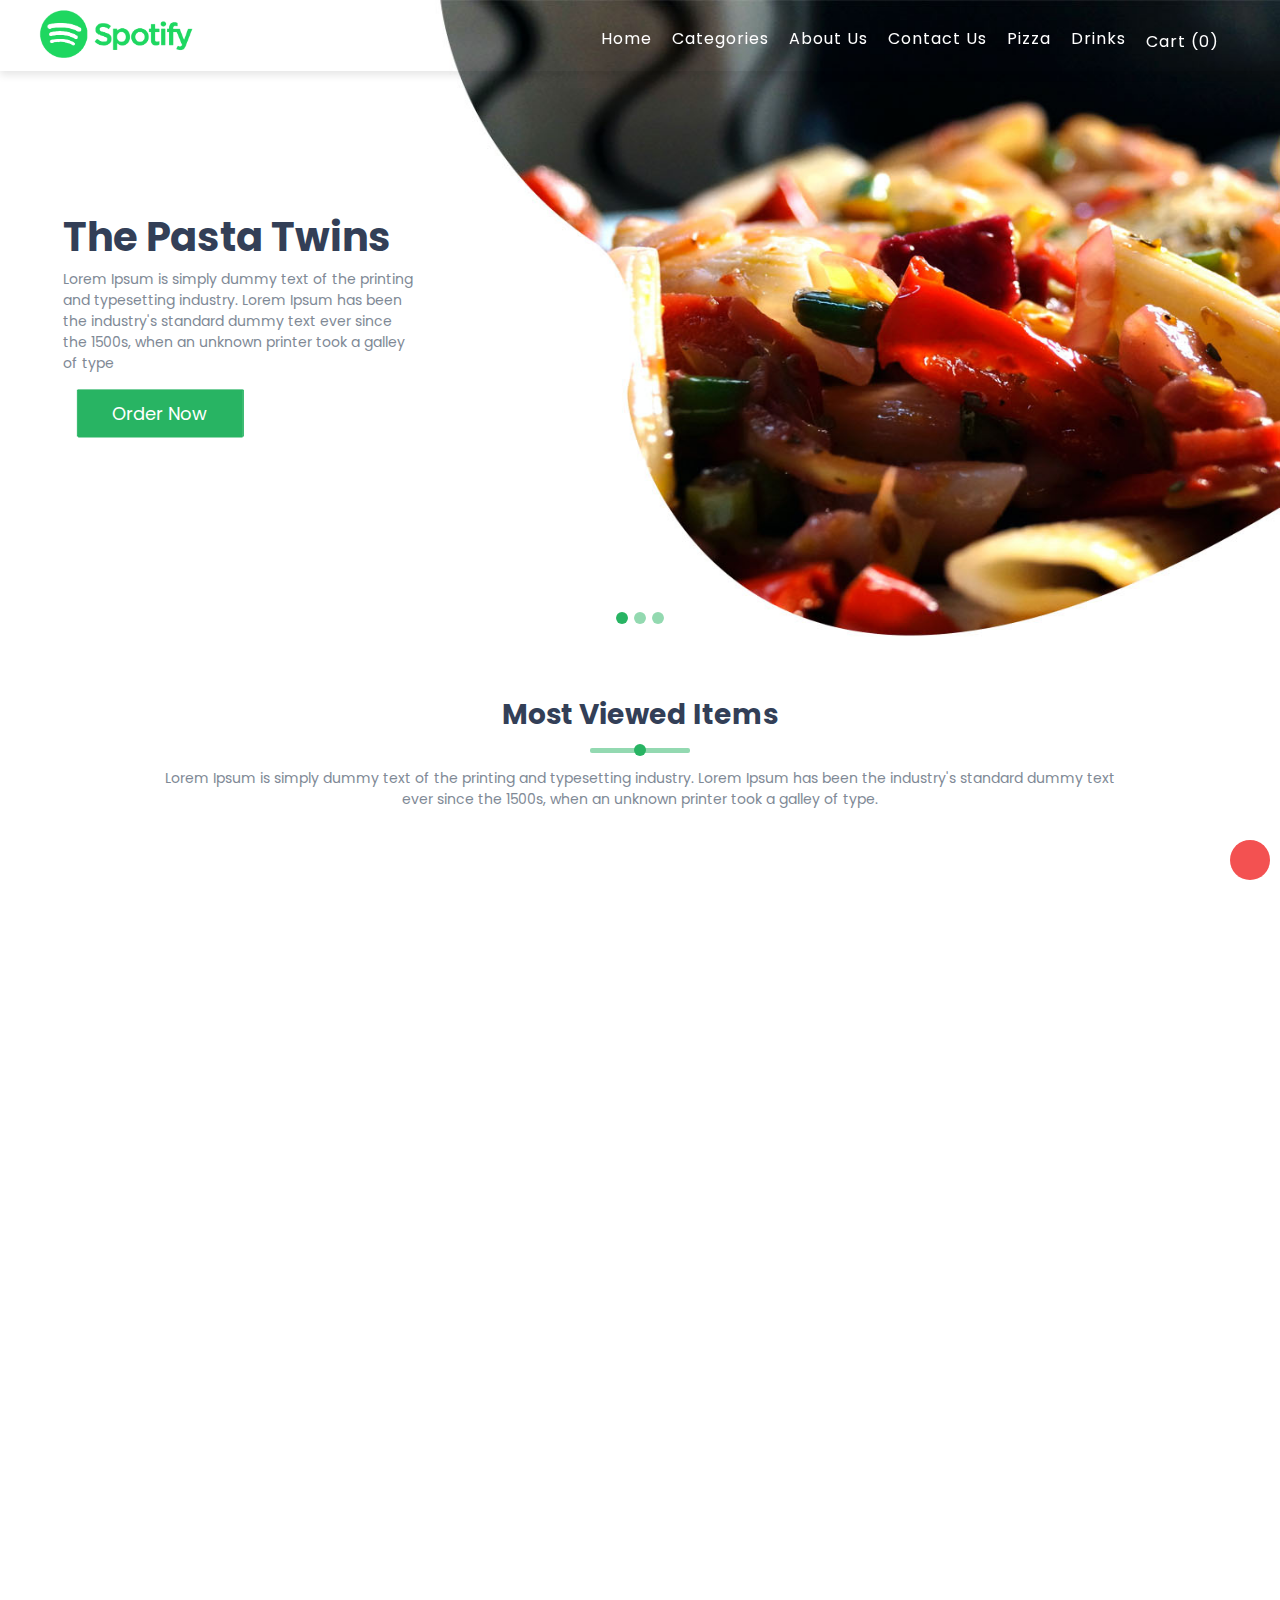
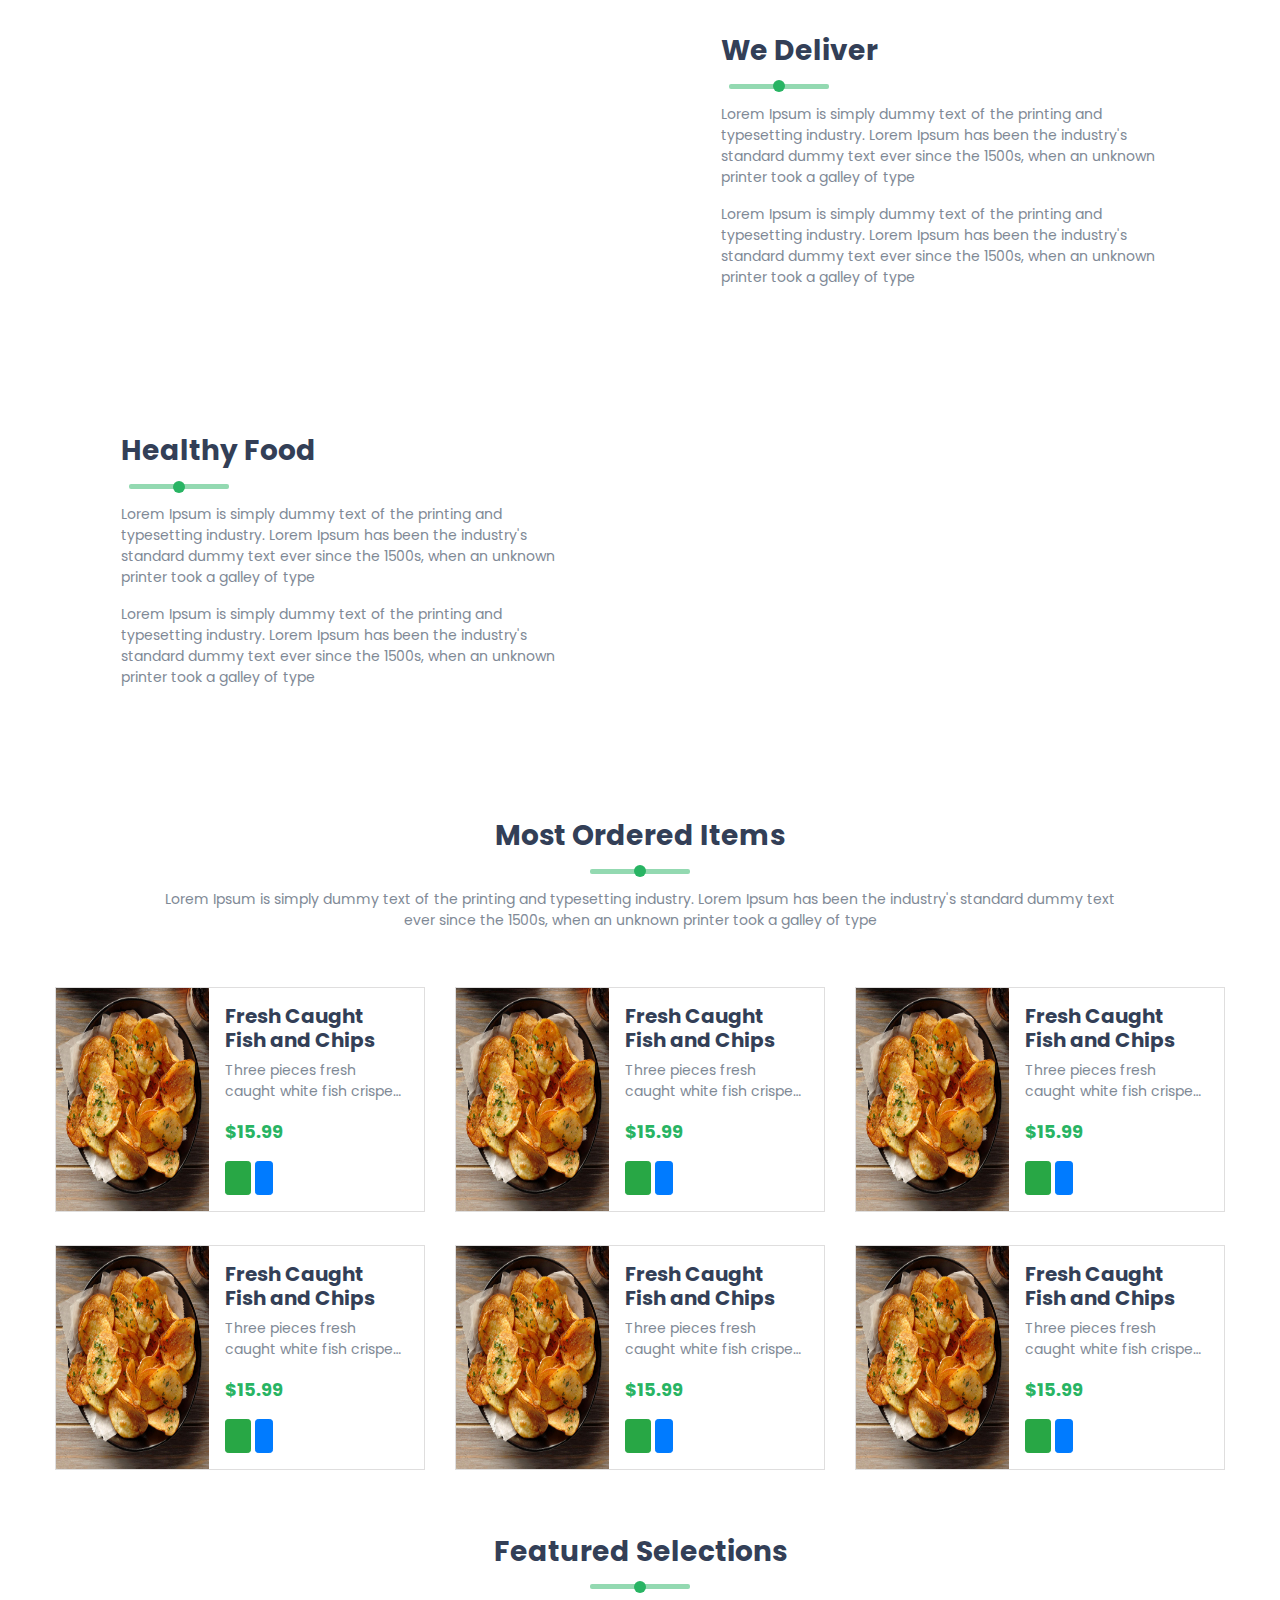
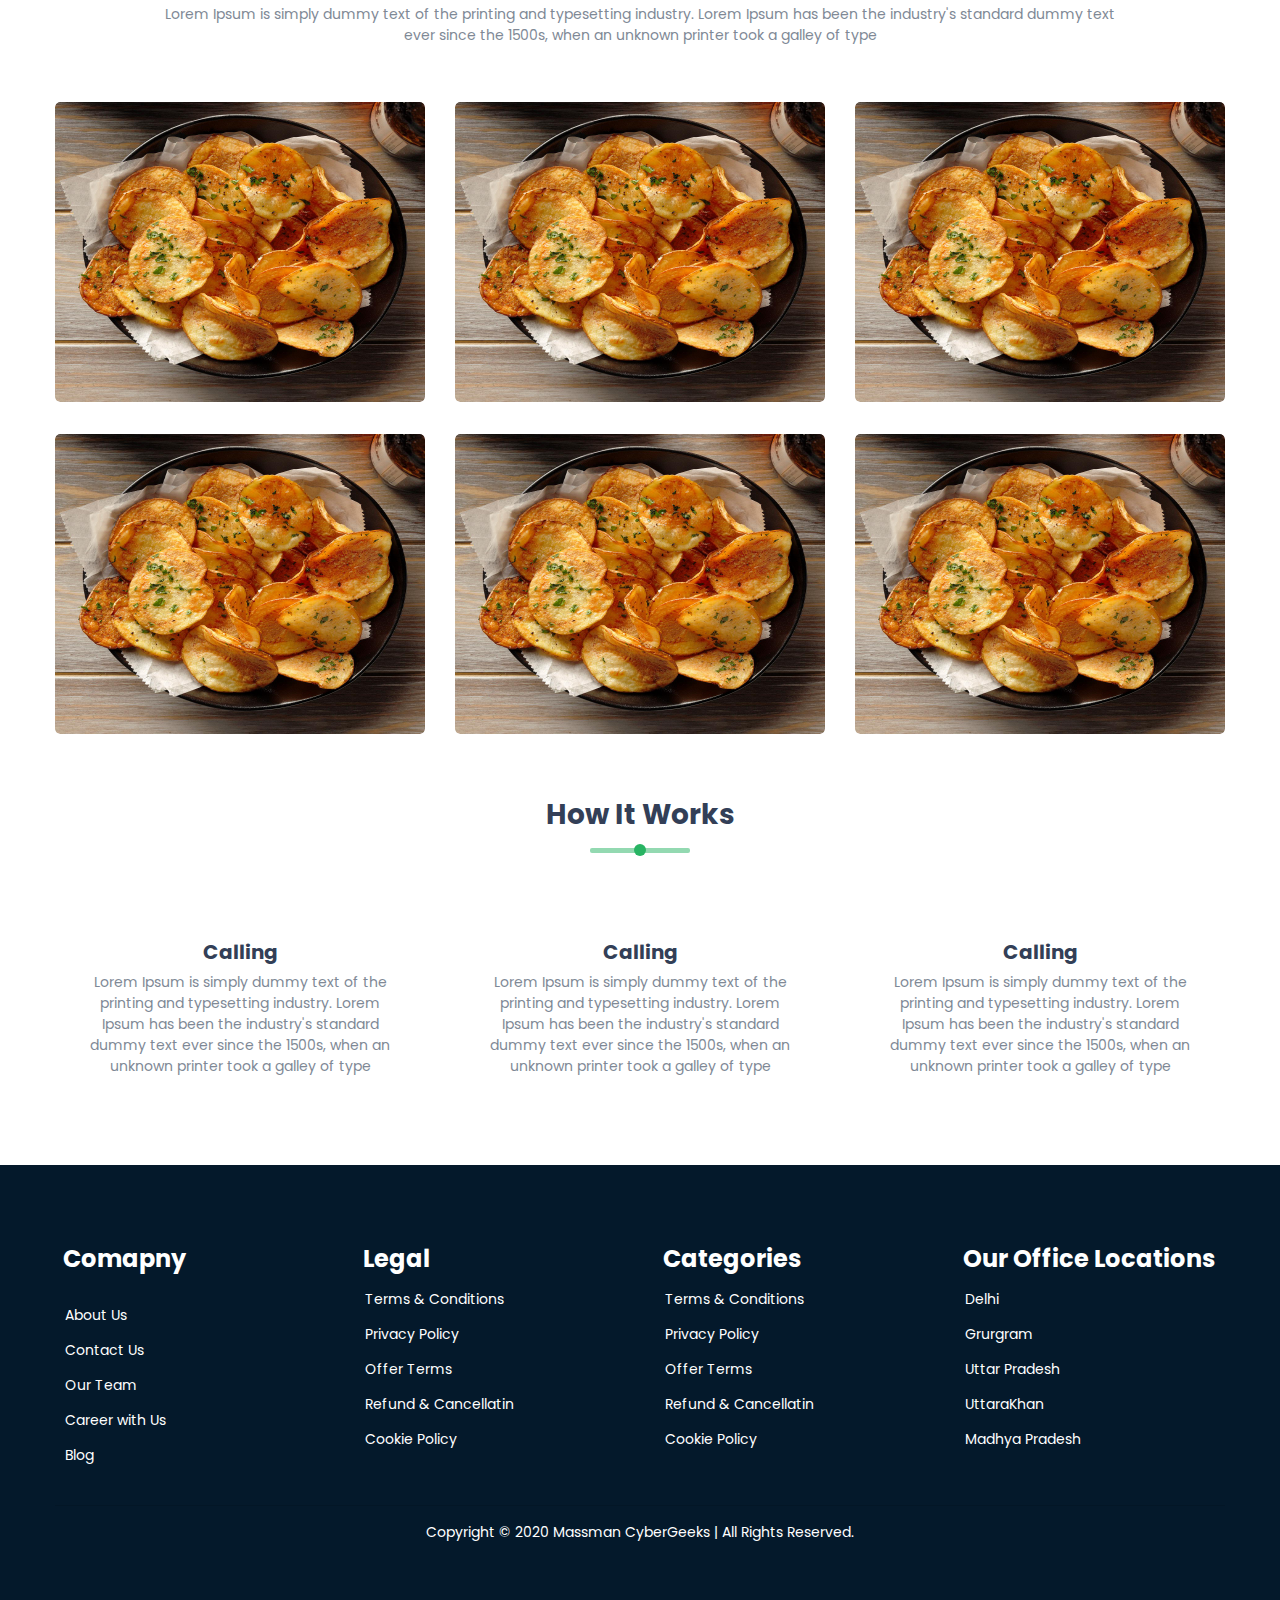
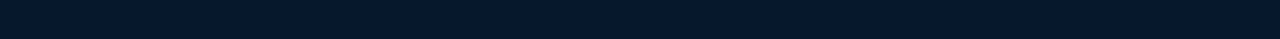
<file: Index.html>
<!DOCTYPE html>
<html>
    <head>
        <title>Home Page</title>
        <meta charset="utf-8" />
        <meta name="viewport" content="width=device-width, initial-scale=1" />
        <link rel="stylesheet" type="text/css" href="css/bootstrap.min.css" />
        <link rel="stylesheet" type="text/css" href="https://cdn.linearicons.com/free/1.0.0/icon-font.min.css" />
        <link rel="stylesheet" type="text/css" href="css/style.css" />
        <link rel="stylesheet" type="text/css" href="css/wow.css" />
        <link rel="stylesheet" type="text/css" href="css/scrollTop.css" />
        <style>
            .modal {
                background: rgba(255, 255, 255, 0.7) !important;
            }
            .modal-content {
                border-radius: 0px !important;
                box-shadow: 0 4px 18px 0 rgba(0, 0, 0, 0.3);
                border: none !important;
            }
            #odertimer {
                display: none;
            }
        </style>
        <style>
            .header-area {
                background: transparent;
            }
            .nav-link {
                color: #fff;
            }
            .nav-link:hover {
                color: #fff;
            }
        </style>
    </head>
    <body>
        <div class="main-body-section">
            <header class="header-area fixed-top" id="header">
                <nav class="navbar navbar-expand-lg my-0 py-0">
                    <div class="container-fluid">
                        <a href="Index.html" class="navbar-brand">
                            <img src="images/logo1.png" class="logo" id="navbrandimg" />
                        </a>

                        <button class="navbar-toggler" type="button" data-toggle="collapse" data-target="#collapsibleNavbar">
                            <span class="NavFaBars"><i class="fas fa-bars font24"></i></span>
                            <span class="NavFaTimes" style="display: none;"><i class="fas fa-times font24"></i></span>
                        </button>
                        <div class="collapse navbar-collapse" id="collapsibleNavbar">
                            <ul class="navbar-nav ml-auto" style="margin-top: 10px;">
                                <li class="nav-item">
                                    <a href="Index.html" class="nav-link nav-effect">Home</a>
                                </li>
                                <li class="nav-item dropdown">
                                    <a class="nav-link nav-effect" href="categories.html">
                                        Categories
                                    </a>
                                </li>
                                <li class="nav-item">
                                    <a href="#" class="nav-link nav-effect">About Us</a>
                                </li>
                                <li class="nav-item">
                                    <a href="#" class="nav-link nav-effect">Contact Us</a>
                                </li>
                                <li class="nav-item">
                                    <a href="#" class="nav-link nav-effect">Pizza</a>
                                </li>
                                <li class="nav-item">
                                    <a href="#" class="nav-link nav-effect">Drinks</a>
                                </li>
                                <li class="nav-item dropdown position-static">
                                    <a class="nav-link" href="#" id="navbarDropdown" role="button" data-toggle="dropdown" aria-haspopup="true" aria-expanded="false">
                                        <span class="lnr lnr-cart font18 font-weight-bold txtclr"></span>
                                        Cart (<span class="total-count"></span>)
                                    </a>

                                    <div class="dropdown-menu custome-dropdown-menu1 mt-0 w-100 shadow border-outline-success" aria-labelledby="navbarDropdown">
                                        <div class="container">
                                            <div class="row show-cart mt-2"></div>
                                        </div>
                                        <div class="container mt-3 text-center">
                                            <div class="text-left mt-3">
                                                Total price: $
                                                <span class="total-cart"></span>
                                            </div>
                                            <div>
                                                <a class="clear-cart btn btn-danger">Clear Cart</a>
                                                <a href="#" class="btn btn-success CheckoutnBtn" onclick="return Timer()">Check out</a>
                                            </div>
                                        </div>
                                    </div>
                                </li>

                                <li class="nav-item dropdown">
                                    <a href="#" class="nav-link" data-toggle="dropdown">
                                        <i class="far fa-user-circle font16"></i>
                                        <span class="lnr lnr-chevron-down font-weight-bold font10"></span>
                                    </a>
                                    <div class="dropdown-menu custome-dropdown-menu2">
                                        <p>
                                            <a href="#" class="profile-links">
                                                <i class="fas fa-sign-out-alt mr-1"></i>
                                                Log out
                                            </a>
                                        </p>
                                        <p>
                                            <a href="dashboard/dashboard.html" class="profile-links">
                                                <i class="fas fa-tachometer-alt mr-1"></i>
                                                Dashboard
                                            </a>
                                        </p>
                                    </div>
                                </li>
                            </ul>
                        </div>
                    </div>
                </nav>
            </header>

            <section class="home-slider mb-5">
                <div id="HomeSlider" class="carousel slide" data-ride="carousel">
                    <ul class="carousel-indicators">
                        <li data-target="#HomeSlider" data-slide-to="0" class="active"></li>
                        <li data-target="#HomeSlider" data-slide-to="1"></li>
                        <li data-target="#HomeSlider" data-slide-to="2"></li>
                    </ul>

                    <div class="carousel-inner">
                        <div class="carousel-item active">
                            <img src="images/slider3.jpg" alt="slider3" class="home-slider-img" />
                            <div class="carousel-caption">
                                <div class="row">
                                    <div class="col-md-4">
                                        <h1 class="font-weight-bold">The Pasta Twins</h1>
                                        <p>
                                            Lorem Ipsum is simply dummy text of the printing and typesetting industry. Lorem Ipsum has been the industry's standard dummy text ever since the 1500s, when an unknown printer took a galley of
                                            type
                                        </p>
                                        <div style="overflow: hidden; padding: 3px;">
                                            <a href="item-details.html" class="btn1">Order Now</a>
                                        </div>
                                    </div>
                                </div>
                            </div>
                        </div>
                        <div class="carousel-item">
                            <img src="images/slider3.jpg" alt="slider3" class="home-slider-img" />
                            <div class="carousel-caption">
                                <div class="row">
                                    <div class="col-md-4">
                                        <h1 class="font-weight-bold">The Pasta Twins</h1>
                                        <p>
                                            Lorem Ipsum is simply dummy text of the printing and typesetting industry. Lorem Ipsum has been the industry's standard dummy text ever since the 1500s, when an unknown printer took a galley of
                                            type
                                        </p>
                                        <div style="overflow: hidden; padding: 3px;">
                                            <a href="item-details.html" class="btn1">Order Now</a>
                                        </div>
                                    </div>
                                </div>
                            </div>
                        </div>
                        <div class="carousel-item">
                            <img src="images/slider3.jpg" alt="slider1" class="home-slider-img" />
                            <div class="carousel-caption">
                                <div class="row">
                                    <div class="col-md-4">
                                        <h1 class="font-weight-bold">The Pasta Twins</h1>
                                        <p>
                                            Lorem Ipsum is simply dummy text of the printing and typesetting industry. Lorem Ipsum has been the industry's standard dummy text ever since the 1500s, when an unknown printer took a galley of
                                            type
                                        </p>
                                        <div style="overflow: hidden; padding: 3px;">
                                            <a href="item-details.html" class="btn1">Order Now</a>
                                        </div>
                                    </div>
                                </div>
                            </div>
                        </div>
                    </div>
                </div>
            </section>

            <section class="my-5">
                <div class="container">
                    <div class="row">
                        <div class="col-md-10 mx-auto text-center">
                            <h3 class="text-center">Most Viewed Items</h3>
                            <div class="bottom-line">
                                <div class="bottom-dot"></div>
                            </div>
                            <p class="text-center">
                                Lorem Ipsum is simply dummy text of the printing and typesetting industry. Lorem Ipsum has been the industry's standard dummy text ever since the 1500s, when an unknown printer took a galley of type.
                            </p>
                        </div>
                    </div>
                    <div class="row mt-5">
                        <div class="col-lg-4 col-md-6 my-3 wow fadeInLeftBig" data-wow-delay="0.5s" data-wow-duration="1.5s">
                            <div class="bx-shadow bx-effect text-center p-4">
                                <img src="images/001.png" alt="001" class="home-itms" />
                                <h6 class="font-weight-bold mt-3">French Fries</h6>
                                <p>Golden fries made with real potatoes.</p>
                                <div class="d-flex justify-content-center">
                                    <a href="#" data-name="French Fries" data-price="5" class="add-to-cart AddToCardBtn mx-1">add to cart <span></span><span></span><span></span><span></span> </a>
                                </div>
                            </div>
                        </div>

                        <div class="col-lg-4 col-md-6 my-3 wow fadeInDownBig" data-wow-delay="0.5s" data-wow-duration="1.5s">
                            <div class="bx-shadow bx-effect text-center p-4">
                                <img src="images/001.png" alt="001" class="home-itms" />
                                <h6 class="font-weight-bold mt-3">French Fries</h6>
                                <p>Golden fries made with real potatoes.</p>
                                <div class="d-flex justify-content-center">
                                    <a href="#" class="add-to-cart AddToCardBtn mx-1" data-name="chilli potato" data-price="7.5">add to cart <span></span><span></span><span></span><span></span> </a>
                                </div>
                            </div>
                        </div>

                        <div class="col-lg-4 col-md-6 my-3 wow fadeInRightBig" data-wow-delay="0.5s" data-wow-duration="1.5s">
                            <div class="bx-shadow bx-effect text-center p-4">
                                <img src="images/001.png" alt="001" class="home-itms" />
                                <h6 class="font-weight-bold mt-3">French Fries</h6>
                                <p>Golden fries made with real potatoes.</p>
                                <div class="d-flex justify-content-center">
                                    <a href="#" class="add-to-cart AddToCardBtn mx-1" data-name="Fried potato" data-price="9.5">add to cart <span></span><span></span><span></span><span></span> </a>
                                </div>
                            </div>
                        </div>

                        <div class="col-lg-4 col-md-6 my-3 wow fadeInLeftBig" data-wow-delay="0.5s" data-wow-duration="1.5s">
                            <div class="bx-shadow bx-effect text-center p-4">
                                <img src="images/001.png" alt="001" class="home-itms" />
                                <h6 class="font-weight-bold mt-3">French Fries</h6>
                                <p>Golden fries made with real potatoes.</p>
                                <div class="d-flex justify-content-center">
                                    <a href="#" class="add-to-cart AddToCardBtn mx-1" data-name="Aloo Tikki" data-price="10.5">add to cart <span></span><span></span><span></span><span></span> </a>
                                </div>
                            </div>
                        </div>

                        <div class="col-lg-4 col-md-6 my-3 wow fadeInUpBig" data-wow-delay="0.5s" data-wow-duration="1.5s">
                            <div class="bx-shadow bx-effect text-center p-4">
                                <img src="images/001.png" alt="001" class="home-itms" />
                                <h6 class="font-weight-bold mt-3">French Fries</h6>
                                <p>Golden fries made with real potatoes.</p>
                                <div class="d-flex justify-content-center">
                                    <a href="#" class="add-to-cart AddToCardBtn mx-1" data-name="honey chilli patato" data-price="12">add to cart <span></span><span></span><span></span><span></span> </a>
                                </div>
                            </div>
                        </div>

                        <div class="col-lg-4 col-md-6 my-3 wow fadeInRightBig" data-wow-delay="0.5s" data-wow-duration="1.5s">
                            <div class="bx-shadow bx-effect text-center p-4">
                                <img src="images/001.png" alt="001" class="home-itms" />
                                <h6 class="font-weight-bold mt-3">French Fries</h6>
                                <p>Golden fries made with real potatoes.</p>
                                <div class="d-flex justify-content-center">
                                    <a href="#" class="add-to-cart AddToCardBtn mx-1" data-name="Fry rice" data-price="8.5">add to cart <span></span><span></span><span></span><span></span> </a>
                                </div>
                            </div>
                        </div>
                    </div>
                </div>
            </section>

            <section class="my-5">
                <div class="container">
                    <div class="row mt-5">
                        <div class="col-md-5 wow fadeInLeft mx-auto" data-wow-delay="0.5s" data-wow-duration="1.5s">
                            <img src="images/02.png" alt="02" class="food-common-img" />
                        </div>
                        <div class="col-md-5 mx-auto">
                            <div class="p-3">
                                <h3>We Deliver</h3>
                                <div class="bottom-line ml-2">
                                    <div class="bottom-dot"></div>
                                </div>
                                <p>
                                    Lorem Ipsum is simply dummy text of the printing and typesetting industry. Lorem Ipsum has been the industry's standard dummy text ever since the 1500s, when an unknown printer took a galley of type
                                </p>
                                <p>
                                    Lorem Ipsum is simply dummy text of the printing and typesetting industry. Lorem Ipsum has been the industry's standard dummy text ever since the 1500s, when an unknown printer took a galley of type
                                </p>
                            </div>
                        </div>
                    </div>
                    <div class="row mt-5">
                        <div class="col-md-5 mx-auto">
                            <div class="p-3">
                                <h3>Healthy Food</h3>
                                <div class="bottom-line ml-2">
                                    <div class="bottom-dot"></div>
                                </div>
                                <p>
                                    Lorem Ipsum is simply dummy text of the printing and typesetting industry. Lorem Ipsum has been the industry's standard dummy text ever since the 1500s, when an unknown printer took a galley of type
                                </p>
                                <p>
                                    Lorem Ipsum is simply dummy text of the printing and typesetting industry. Lorem Ipsum has been the industry's standard dummy text ever since the 1500s, when an unknown printer took a galley of type
                                </p>
                            </div>
                        </div>
                        <div class="col-md-5 wow fadeInRight mx-auto" data-wow-delay="0.5s" data-wow-duration="1.5s">
                            <img src="images/03.png" alt="03" class="food-common-img" />
                        </div>
                    </div>
                </div>
            </section>

            <section class="my-5 over-flow">
                <div class="container">
                    <div class="row">
                        <div class="col-md-10 mx-auto text-center">
                            <h3 class="text-center">Most Ordered Items</h3>
                            <div class="bottom-line">
                                <div class="bottom-dot"></div>
                            </div>
                            <p class="text-center">
                                Lorem Ipsum is simply dummy text of the printing and typesetting industry. Lorem Ipsum has been the industry's standard dummy text ever since the 1500s, when an unknown printer took a galley of type
                            </p>
                        </div>
                    </div>
                    <div class="row mt-4">
                        <div class="col-lg-4 col-md-6 my-3 effect">
                            <div class="Most-Ordered d-flex effect">
                                <div class="col-5 p-0">
                                    <img src="images/002.jpg" alt="" class="Most-Ordered-img" />
                                </div>
                                <div class="col-7 p-3">
                                    <h5>Fresh Caught Fish and Chips</h5>
                                    <p class="para-limit">
                                        Three pieces fresh caught white fish crisped and served
                                    </p>
                                    <p class="font18"><strong class="txtclr">$15.99</strong></p>
                                    <div class="d-flex">
                                        <a href="#" class="btn btn-sm btn-success" title="add to cart">
                                            <i class="fas fa-cart-plus font16 mx-1"></i>
                                        </a>
                                        <a href="javascript:void(0)" class="btn btn-sm btn-primary mx-1" title="order now">
                                            <i class="far fa-hand-pointer font16"></i>
                                        </a>
                                    </div>
                                </div>
                            </div>
                        </div>

                        <div class="col-lg-4 col-md-6 my-3 effect">
                            <div class="Most-Ordered d-flex effect">
                                <div class="col-5 p-0">
                                    <img src="images/002.jpg" alt="" class="Most-Ordered-img" />
                                </div>
                                <div class="col-7 p-3">
                                    <h5>Fresh Caught Fish and Chips</h5>
                                    <p class="para-limit">
                                        Three pieces fresh caught white fish crisped and served
                                    </p>
                                    <p class="font18"><strong class="txtclr">$15.99</strong></p>
                                    <div class="d-flex">
                                        <a href="#" class="btn btn-sm btn-success" title="add to cart">
                                            <i class="fas fa-cart-plus font16 mx-1"></i>
                                        </a>
                                        <a href="item-details.html" class="btn btn-sm btn-primary mx-1" title="order now">
                                            <i class="far fa-hand-pointer font16"></i>
                                        </a>
                                    </div>
                                </div>
                            </div>
                        </div>

                        <div class="col-lg-4 col-md-6 my-3 effect">
                            <div class="Most-Ordered d-flex effect">
                                <div class="col-5 p-0">
                                    <img src="images/002.jpg" alt="" class="Most-Ordered-img" />
                                </div>
                                <div class="col-7 p-3">
                                    <h5>Fresh Caught Fish and Chips</h5>
                                    <p class="para-limit">
                                        Three pieces fresh caught white fish crisped and served
                                    </p>
                                    <p class="font18"><strong class="txtclr">$15.99</strong></p>
                                    <div class="d-flex">
                                        <a href="#" class="btn btn-sm btn-success" title="add to cart">
                                            <i class="fas fa-cart-plus font16 mx-1"></i>
                                        </a>
                                        <a href="item-details.html" class="btn btn-sm btn-primary mx-1" title="order now">
                                            <i class="far fa-hand-pointer font16"></i>
                                        </a>
                                    </div>
                                </div>
                            </div>
                        </div>

                        <div class="col-lg-4 col-md-6 my-3 effect">
                            <div class="Most-Ordered d-flex effect">
                                <div class="col-5 p-0">
                                    <img src="images/002.jpg" alt="" class="Most-Ordered-img" />
                                </div>
                                <div class="col-7 p-3">
                                    <h5>Fresh Caught Fish and Chips</h5>
                                    <p class="para-limit">
                                        Three pieces fresh caught white fish crisped and served
                                    </p>
                                    <p class="font18"><strong class="txtclr">$15.99</strong></p>
                                    <div class="d-flex">
                                        <a href="#" class="btn btn-sm btn-success" title="add to cart">
                                            <i class="fas fa-cart-plus font16 mx-1"></i>
                                        </a>
                                        <a href="item-details.html" class="btn btn-sm btn-primary mx-1" title="order now">
                                            <i class="far fa-hand-pointer font16"></i>
                                        </a>
                                    </div>
                                </div>
                            </div>
                        </div>

                        <div class="col-lg-4 col-md-6 my-3 effect">
                            <div class="Most-Ordered d-flex effect">
                                <div class="col-5 p-0">
                                    <img src="images/002.jpg" alt="" class="Most-Ordered-img" />
                                </div>
                                <div class="col-7 p-3">
                                    <h5>Fresh Caught Fish and Chips</h5>
                                    <p class="para-limit">
                                        Three pieces fresh caught white fish crisped and served
                                    </p>
                                    <p class="font18"><strong class="txtclr">$15.99</strong></p>
                                    <div class="d-flex">
                                        <a href="#" class="btn btn-sm btn-success" title="add to cart">
                                            <i class="fas fa-cart-plus font16 mx-1"></i>
                                        </a>
                                        <a href="item-details.html" class="btn btn-sm btn-primary mx-1" title="order now">
                                            <i class="far fa-hand-pointer font16"></i>
                                        </a>
                                    </div>
                                </div>
                            </div>
                        </div>

                        <div class="col-lg-4 col-md-6 my-3 effect">
                            <div class="Most-Ordered d-flex effect">
                                <div class="col-5 p-0">
                                    <img src="images/002.jpg" alt="" class="Most-Ordered-img" />
                                </div>
                                <div class="col-7 p-3">
                                    <h5>Fresh Caught Fish and Chips</h5>
                                    <p class="para-limit">
                                        Three pieces fresh caught white fish crisped and served
                                    </p>
                                    <p class="font18"><strong class="txtclr">$15.99</strong></p>
                                    <div class="d-flex">
                                        <a href="#" class="btn btn-sm btn-success" title="add to cart">
                                            <i class="fas fa-cart-plus font16 mx-1"></i>
                                        </a>
                                        <a href="item-details.html" class="btn btn-sm btn-primary mx-1" title="order now">
                                            <i class="far fa-hand-pointer font16"></i>
                                        </a>
                                    </div>
                                </div>
                            </div>
                        </div>
                    </div>
                </div>
            </section>

            <section class="my-5">
                <div class="container">
                    <div class="row">
                        <div class="col-md-10 mx-auto text-center">
                            <h3 class="text-center">Featured Selections</h3>
                            <div class="bottom-line">
                                <div class="bottom-dot"></div>
                            </div>
                            <p class="text-center">
                                Lorem Ipsum is simply dummy text of the printing and typesetting industry. Lorem Ipsum has been the industry's standard dummy text ever since the 1500s, when an unknown printer took a galley of type
                            </p>
                        </div>
                    </div>
                    <div class="row mt-4">
                        <div class="col-lg-4 col-md-6 my-3 main-bx-effect">
                            <a href="#">
                                <div class="col-lg-12 over-flow Img-bx-effect p-0">
                                    <img src="images/002.jpg" class="featured-sec-img" alt="002" />
                                    <div class="Img-view-effect">
                                        <div class="img-content">
                                            <h6>Cranchi Paneer Chips</h6>
                                            <p>Golden fries made with real paneer.</p>
                                            <div class="d-flex justify-content-center">
                                                <a href="#" class="AddToCardBtn mx-1">add to cart <span></span><span></span><span></span><span></span> </a>
                                            </div>
                                        </div>
                                    </div>
                                </div>
                            </a>
                        </div>
                        <div class="col-lg-4 col-md-6 my-3 main-bx-effect">
                            <a href="#">
                                <div class="col-lg-12 over-flow Img-bx-effect p-0">
                                    <img src="images/002.jpg" class="featured-sec-img" alt="002" />
                                    <div class="Img-view-effect">
                                        <div class="img-content">
                                            <h6>Cranchi Paneer Chips</h6>
                                            <p>Golden fries made with real paneer.</p>
                                            <div class="d-flex justify-content-center">
                                                <a href="#" class="AddToCardBtn mx-1">add to cart <span></span><span></span><span></span><span></span> </a>
                                            </div>
                                        </div>
                                    </div>
                                </div>
                            </a>
                        </div>
                        <div class="col-lg-4 col-md-6 my-3 main-bx-effect">
                            <a href="#">
                                <div class="col-lg-12 over-flow Img-bx-effect p-0">
                                    <img src="images/002.jpg" class="featured-sec-img" alt="002" />
                                    <div class="Img-view-effect">
                                        <div class="img-content">
                                            <h6>Cranchi Paneer Chips</h6>
                                            <p>Golden fries made with real paneer.</p>
                                            <div class="d-flex justify-content-center">
                                                <a href="#" class="AddToCardBtn mx-1">add to cart <span></span><span></span><span></span><span></span> </a>
                                            </div>
                                        </div>
                                    </div>
                                </div>
                            </a>
                        </div>
                        <div class="col-lg-4 col-md-6 my-3 main-bx-effect">
                            <a href="#">
                                <div class="col-lg-12 over-flow Img-bx-effect p-0">
                                    <img src="images/002.jpg" class="featured-sec-img" alt="002" />
                                    <div class="Img-view-effect">
                                        <div class="img-content">
                                            <h6>Cranchi Paneer Chips</h6>
                                            <p>Golden fries made with real paneer.</p>
                                            <div class="d-flex justify-content-center">
                                                <a href="#" class="AddToCardBtn mx-1">add to cart <span></span><span></span><span></span><span></span> </a>
                                            </div>
                                        </div>
                                    </div>
                                </div>
                            </a>
                        </div>
                        <div class="col-lg-4 col-md-6 my-3 main-bx-effect">
                            <a href="#">
                                <div class="col-lg-12 over-flow Img-bx-effect p-0">
                                    <img src="images/002.jpg" class="featured-sec-img" alt="002" />
                                    <div class="Img-view-effect">
                                        <div class="img-content">
                                            <h6>Cranchi Paneer Chips</h6>
                                            <p>Golden fries made with real paneer.</p>
                                            <div class="d-flex justify-content-center">
                                                <a href="#" class="AddToCardBtn mx-1">add to cart <span></span><span></span><span></span><span></span> </a>
                                            </div>
                                        </div>
                                    </div>
                                </div>
                            </a>
                        </div>
                        <div class="col-lg-4 col-md-6 my-3 main-bx-effect">
                            <a href="#">
                                <div class="col-lg-12 over-flow Img-bx-effect p-0">
                                    <img src="images/002.jpg" class="featured-sec-img" alt="002" />
                                    <div class="Img-view-effect">
                                        <div class="img-content">
                                            <h6>Cranchi Paneer Chips</h6>
                                            <p>Golden fries made with real paneer.</p>
                                            <div class="d-flex justify-content-center">
                                                <a href="#" class="AddToCardBtn mx-1">add to cart <span></span><span></span><span></span><span></span> </a>
                                            </div>
                                        </div>
                                    </div>
                                </div>
                            </a>
                        </div>
                    </div>
                </div>
            </section>

            <section class="my-5">
                <div class="container">
                    <div class="row">
                        <div class="col-md-10 mx-auto text-center">
                            <h3 class="text-center">How It Works</h3>
                            <div class="bottom-line">
                                <div class="bottom-dot"></div>
                            </div>
                        </div>
                    </div>
                    <div class="row mt-4">
                        <div class="col-md-4">
                            <div class="p-4 text-center work-section-content">
                                <p><i class="fas fa-mobile-alt txtclr font66"></i></p>
                                <h5 class="mt-4">Calling</h5>
                                <p>
                                    Lorem Ipsum is simply dummy text of the printing and typesetting industry. Lorem Ipsum has been the industry's standard dummy text ever since the 1500s, when an unknown printer took a galley of type
                                </p>
                            </div>
                        </div>
                        <div class="col-md-4">
                            <div class="p-4 text-center work-section-content">
                                <p><i class="fas fa-utensils font66 txtclr"></i></p>
                                <h5 class="mt-4">Calling</h5>
                                <p>
                                    Lorem Ipsum is simply dummy text of the printing and typesetting industry. Lorem Ipsum has been the industry's standard dummy text ever since the 1500s, when an unknown printer took a galley of type
                                </p>
                            </div>
                        </div>
                        <div class="col-md-4">
                            <div class="p-4 text-center work-section-content">
                                <p><i class="fas fa-pizza-slice txtclr font66"></i></p>
                                <h5 class="mt-4">Calling</h5>
                                <p>
                                    Lorem Ipsum is simply dummy text of the printing and typesetting industry. Lorem Ipsum has been the industry's standard dummy text ever since the 1500s, when an unknown printer took a galley of type
                                </p>
                            </div>
                        </div>
                    </div>
                </div>
            </section>
            <footer class="footer-area">
                <div class="container">
                    <div class="row">
                        <div class="col-lg-3 col-md-6">
                            <h4 class="text-white mb-4 ml-2">Comapny</h4>
                            <ul>
                                <li class="footer-links">
                                    <a href="#">About Us</a>
                                </li>
                                <li class="footer-links">
                                    <a href="#">Contact Us</a>
                                </li>
                                <li class="footer-links">
                                    <a href="#">Our Team</a>
                                </li>
                                <li class="footer-links">
                                    <a href="#">Career with Us</a>
                                </li>
                                <li class="footer-links">
                                    <a href="#">Blog</a>
                                </li>
                            </ul>
                        </div>
                        <div class="col-lg-3 col-md-6">
                            <h4 class="text-white ml-2">Legal</h4>
                            <ul>
                                <li class="footer-links">
                                    <a href="#">Terms & Conditions</a>
                                </li>
                                <li class="footer-links">
                                    <a href="#">Privacy Policy</a>
                                </li>
                                <li class="footer-links">
                                    <a href="#">Offer Terms</a>
                                </li>
                                <li class="footer-links">
                                    <a href="#">Refund & Cancellatin</a>
                                </li>
                                <li class="footer-links">
                                    <a href="#">Cookie Policy</a>
                                </li>
                            </ul>
                        </div>
                        <div class="col-lg-3 col-md-6">
                            <h4 class="text-white ml-2">Categories</h4>
                            <ul>
                                <li class="footer-links">
                                    <a href="#">Terms & Conditions</a>
                                </li>
                                <li class="footer-links">
                                    <a href="#">Privacy Policy</a>
                                </li>
                                <li class="footer-links">
                                    <a href="#">Offer Terms</a>
                                </li>
                                <li class="footer-links">
                                    <a href="#">Refund & Cancellatin</a>
                                </li>
                                <li class="footer-links">
                                    <a href="#">Cookie Policy</a>
                                </li>
                            </ul>
                        </div>

                        <div class="col-lg-3 col-md-6">
                            <h4 class="text-white ml-2">Our Office Locations</h4>
                            <ul>
                                <li class="footer-links">
                                    <a href="#">Delhi</a>
                                </li>
                                <li class="footer-links">
                                    <a href="#">Grurgram</a>
                                </li>
                                <li class="footer-links">
                                    <a href="#">Uttar Pradesh</a>
                                </li>
                                <li class="footer-links">
                                    <a href="#">UttaraKhan</a>
                                </li>
                                <li class="footer-links">
                                    <a href="#">Madhya Pradesh</a>
                                </li>
                            </ul>
                        </div>
                    </div>
                    <hr />

                    <div class="row">
                        <div class="col-md-10 mx-auto">
                            <p class="text-white text-center">Copyright © 2020 Massman CyberGeeks | All Rights Reserved.</p>
                        </div>
                    </div>
                </div>
            </footer>

            <div class="mr-auto">
                <a id="back2Top" title="Back to top" href="#">
                    <span class="lnr lnr-chevron-down font-weight-bold"></span>
                </a>
            </div>

            <div id="odertimer" data-toggle="tooltip" data-placement="top" title="Tooltip on top">
                <a class="talk-with-us" data-toggle="modal" data-target="#orderModal">
                    <span class="text-white" id="clockdiv"></span>
                </a>
            </div>

            <div class="modal fade" id="orderModal">
                <div class="modal-dialog modal-lg modal-dialog-centered">
                    <div class="modal-content">
                        <div class="modal-body">
                            <button type="button" class="close" data-dismiss="modal">&times;</button>
                            <div class="row">
                                <div class="col-md-10 mx-auto text-center">
                                    <h5 class="modal-title text-center">Oder Details</h5>
                                    <div class="bottom-line">
                                        <div class="bottom-dot"></div>
                                    </div>
                                </div>
                            </div>
                            <div class="row my-4">
                                <div class="col-md-4 text-center">
                                    <img src="images/001.png" alt="001" height="120" width="120" />
                                </div>
                                <div class="col-md-8">
                                    <h6>Item Name</h6>
                                    <p>Item description.....</p>
                                    <div class="row">
                                        <div class="col-sm-4">
                                            <p>Price: <span class="txtclr">&#x20B9; 65</span></p>
                                        </div>
                                        <div class="col-sm-6">
                                            <p>Oder timing: <span class="txtclr">20-10-202, 10:20am</span></p>
                                        </div>
                                        <div class="col-sm-4"></div>
                                    </div>
                                </div>
                            </div>
                        </div>
                    </div>
                </div>
            </div>
        </div>
        <script src="https://ajax.googleapis.com/ajax/libs/jquery/3.5.1/jquery.min.js"></script>
        <script src="js/popper.min.js"></script>
        <script src="js/bootstrap.min.js"></script>
        <script src="js/wow.js"></script>
        <script src="js/scrollTop.js"></script>
        <script src="js/minutes-timer.js"></script>
        <script src="js/cart.js"></script>
        <script src="js/button.js"></script>
        <script src="js/fontawesome.js"></script>

        <script type="text/javascript">
            wow = new WOW({
                animateClass: "animated",
                offset: 100,
            });
            wow.init();
        </script>

        <script src="" crossorigin="anonymous"></script>

        <script>
            $(".dropdown").on("click", function (event) {
                var events = $._data(document, "events") || {};
                events = events.click || [];
                for (var i = 0; i < events.length; i++) {
                    if (events[i].selector) {
                        if ($(event.target).is(events[i].selector)) {
                            events[i].handler.call(event.target, event);
                        }
                        $(event.target)
                            .parents(events[i].selector)
                            .each(function () {
                                events[i].handler.call(this, event);
                            });
                    }
                }
                event.stopPropagation();
            });
        </script>
        <script>
            $(window).scroll(function () {
                if ($(document).scrollTop() > 100) {
                    $("#header").css({ background: "#fff", transition: ".7s", "box-shadow": "0 4px 8px 0 rgba(0, 0, 0, 0.1)" });
                    $(".nav-link").css({ color: "#323c5c" });
                } else {
                    $("#header").css({ background: "transparent", "box-shadow": "none" });
                    $(".nav-link").css({ color: "#fff" });
                }
            });
        </script>
    </body>
</html>
</file>
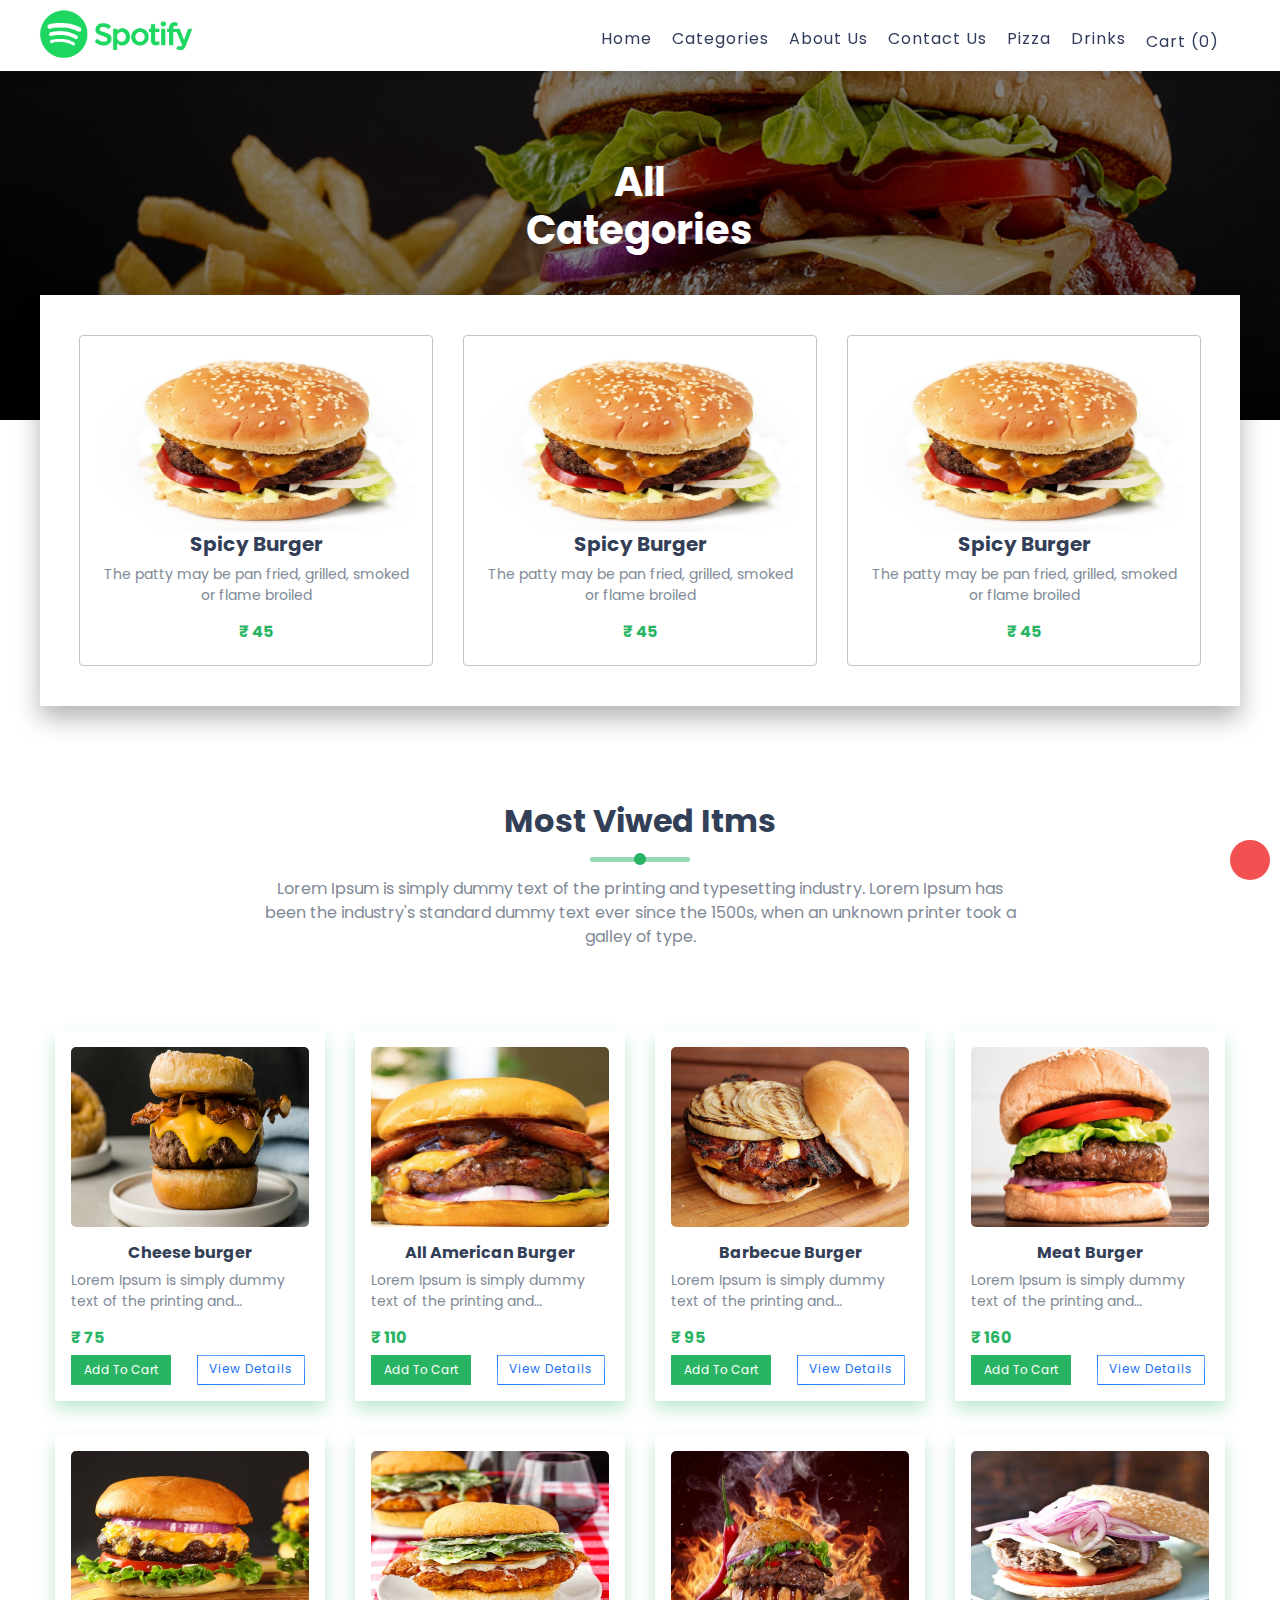
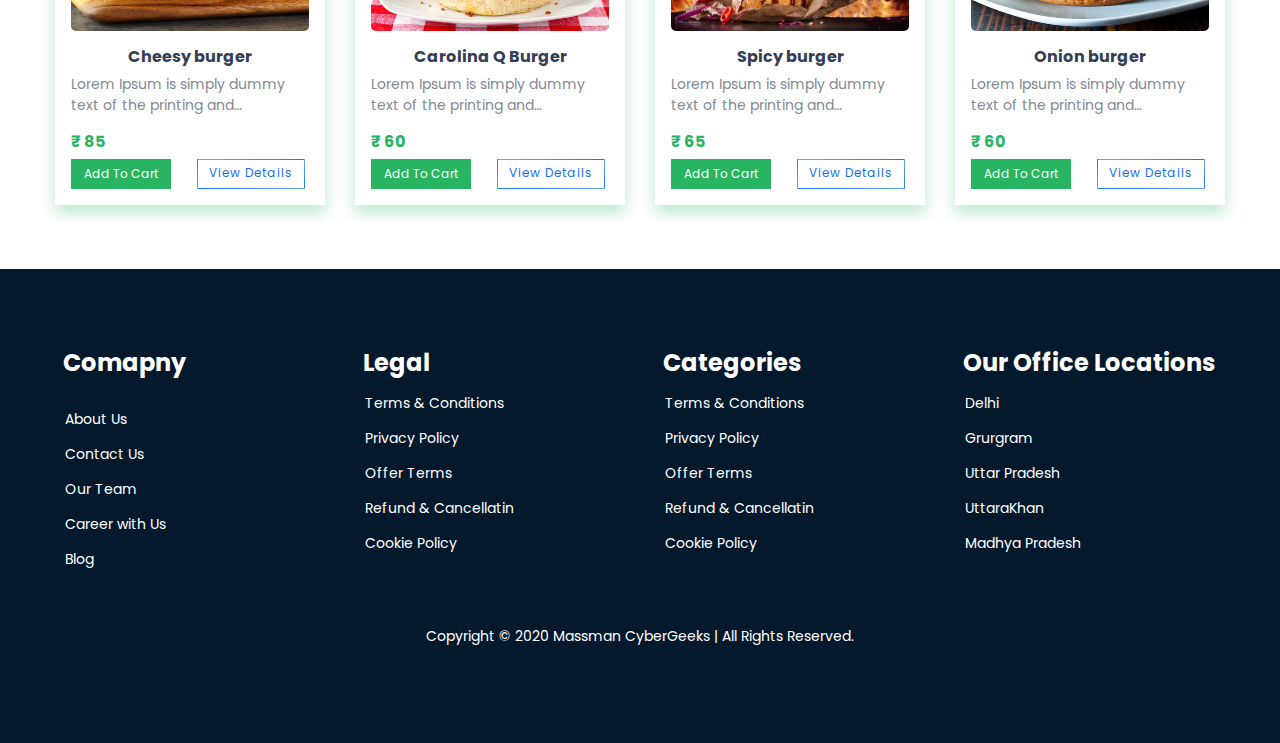
<file: categories.html>
<!DOCTYPE html>
<html>
    <head>
        <title>Home Page</title>
        <meta charset="utf-8" />
        <meta name="viewport" content="width=device-width, initial-scale=1" />
        <link rel="stylesheet" type="text/css" href="css/bootstrap.min.css" />
        <link rel="stylesheet" type="text/css" href="https://cdn.linearicons.com/free/1.0.0/icon-font.min.css" />
        <link rel="stylesheet" type="text/css" href="css/style.css" />
        <link rel="stylesheet" type="text/css" href="css/wow.css" />
        <link rel="stylesheet" type="text/css" href="css/scrollTop.css" />
        <style>
            .modal {
                background: rgba(255, 255, 255, 0.7) !important;
            }
            .modal-content {
                border-radius: 0px !important;
                box-shadow: 0 4px 18px 0 rgba(0, 0, 0, 0.3);
                border: none !important;
            }
            #odertimer {
                display: none;
            }
        </style>
    </head>
    <body>
        <div class="main-body-section">
            <header class="header-area fixed-top" id="header">
                <nav class="navbar navbar-expand-lg my-0 py-0">
                    <div class="container-fluid">
                        <a href="Index.html" class="navbar-brand">
                            <img src="images/logo1.png" class="logo" id="navbrandimg" />
                        </a>

                        <button class="navbar-toggler" type="button" data-toggle="collapse" data-target="#collapsibleNavbar">
                            <span class="NavFaBars"><i class="fas fa-bars font24"></i></span>
                            <span class="NavFaTimes" style="display: none;"><i class="fas fa-times font24"></i></span>
                        </button>
                        <div class="collapse navbar-collapse" id="collapsibleNavbar">
                            <ul class="navbar-nav ml-auto" style="margin-top: 10px;">
                                <li class="nav-item">
                                    <a href="Index.html" class="nav-link nav-effect">Home</a>
                                </li>
                                <li class="nav-item dropdown">
                                    <a class="nav-link nav-effect" href="categories.html">
                                        Categories
                                    </a>
                                </li>
                                <li class="nav-item">
                                    <a href="#" class="nav-link nav-effect">About Us</a>
                                </li>
                                <li class="nav-item">
                                    <a href="#" class="nav-link nav-effect">Contact Us</a>
                                </li>
                                <li class="nav-item">
                                    <a href="#" class="nav-link nav-effect">Pizza</a>
                                </li>
                                <li class="nav-item">
                                    <a href="#" class="nav-link nav-effect">Drinks</a>
                                </li>
                                <li class="nav-item dropdown position-static">
                                    <a class="nav-link" href="#" id="navbarDropdown" role="button" data-toggle="dropdown" aria-haspopup="true" aria-expanded="false">
                                        <span class="lnr lnr-cart font18 font-weight-bold txtclr"></span>
                                        Cart (<span class="total-count"></span>)
                                    </a>

                                    <div class="dropdown-menu custome-dropdown-menu1 mt-0 w-100 shadow border-outline-success" aria-labelledby="navbarDropdown">
                                        <div class="container">
                                            <div class="row show-cart mt-2"></div>
                                        </div>
                                        <div class="container mt-3 text-center">
                                            <div class="text-left mt-3">
                                                Total price: $
                                                <span class="total-cart"></span>
                                            </div>
                                            <div>
                                                <a class="clear-cart btn btn-danger">Clear Cart</a>
                                                <a href="#" class="btn btn-success CheckoutnBtn" onclick="return Timer()">Check out</a>
                                            </div>
                                        </div>
                                    </div>
                                </li>

                                <li class="nav-item dropdown">
                                    <a href="#" class="nav-link" data-toggle="dropdown">
                                        <i class="far fa-user-circle font16"></i>
                                        <span class="lnr lnr-chevron-down font-weight-bold font10"></span>
                                    </a>
                                    <div class="dropdown-menu custome-dropdown-menu2">
                                        <p>
                                            <a href="#" class="profile-links">
                                                <i class="fas fa-sign-out-alt mr-1"></i>
                                                Log out
                                            </a>
                                        </p>
                                        <p>
                                            <a href="dashboard/dashboard.html" class="profile-links">
                                                <i class="fas fa-tachometer-alt mr-1"></i>
                                                Dashboard
                                            </a>
                                        </p>
                                    </div>
                                </li>
                            </ul>
                        </div>
                    </div>
                </nav>
            </header>

            <section class="category-home-section over-flow">
                <div class="contaner">
                    <div class="row my-5">
                        <div class="col-md-10 mx-auto text-center">
                            <h1 class="text-center text-white">All Categories</h1>
                        </div>
                    </div>
                </div>
            </section>

            <section class="category-content-section mb-5">
                <div class="container">
                    <div class="row bg-white bx-shadow p-4">
                        <div class="col-lg-4 my-3">
                            <a href="#">
                                <div class="p-3 text-center bx-border rounded">
                                    <img src="images/burger1.jpg" alt="burger1" class="category-img" />
                                    <h5>Spicy Burger</h5>
                                    <p>The patty may be pan fried, grilled, smoked or flame broiled</p>
                                    <h6 class="txtclr">&#x20B9; 45</h6>
                                </div>
                            </a>
                        </div>
                        <div class="col-lg-4 my-3">
                            <a href="#">
                                <div class="p-3 text-center bx-border rounded">
                                    <img src="images/burger1.jpg" alt="burger1" class="category-img" />
                                    <h5>Spicy Burger</h5>
                                    <p>The patty may be pan fried, grilled, smoked or flame broiled</p>
                                    <h6 class="txtclr">&#x20B9; 45</h6>
                                </div>
                            </a>
                        </div>
                        <div class="col-lg-4 my-3">
                            <a href="#">
                                <div class="p-3 text-center bx-border rounded">
                                    <img src="images/burger1.jpg" alt="burger1" class="category-img" />
                                    <h5>Spicy Burger</h5>
                                    <p>The patty may be pan fried, grilled, smoked or flame broiled</p>
                                    <h6 class="txtclr">&#x20B9; 45</h6>
                                </div>
                            </a>
                        </div>
                    </div>
                </div>
            </section>

            <section class="my-5 over-flow">
                <div class="container">
                    <div class="row mt-5">
                        <div class="col-md-8 mx-auto text-center">
                            <h2 class="text-center">Most Viwed Itms</h2>
                            <div class="bottom-line">
                                <div class="bottom-dot"></div>
                            </div>
                            <p class="text-center font16">
                                Lorem Ipsum is simply dummy text of the printing and typesetting industry. Lorem Ipsum has been the industry's standard dummy text ever since the 1500s, when an unknown printer took a galley of type.
                            </p>
                        </div>
                    </div>
                    <div class="row mt-5">
                        <div class="col-lg-3 my-3 category-bx-effect">
                            <div class="p-3 bx-shadow1">
                                <img src="images/burger2.jpg" alt="burger2" class="category-img" />
                                <h5 class="font16 text-center mt-3">Cheese burger</h5>
                                <p class="para-limit">Lorem Ipsum is simply dummy text of the printing and typesetting industry.</p>
                                <h6 class="txtclr">&#x20B9; 75</h6>
                                <div class="d-flex justify-content-between">
                                    <button type="button" data-name="Cheese burger" data-price="75" class="add-to-cart category-btn">Add To Cart</button>
                                    <a href="item-details.html" class="AddToCardBtn mx-1 font12"> View Details<span></span><span></span><span></span><span></span> </a>
                                </div>
                            </div>
                        </div>
                        <div class="col-lg-3 my-3 category-bx-effect">
                            <div class="p-3 bx-shadow1">
                                <img src="images/burger3.jpg" alt="burger3" class="category-img" />
                                <h5 class="font16 text-center mt-3">All American Burger</h5>
                                <p class="para-limit">Lorem Ipsum is simply dummy text of the printing and typesetting industry.</p>
                                <h6 class="txtclr">&#x20B9; 110</h6>
                                <div class="d-flex justify-content-between">
                                    <button data-name="All American Burger" data-price="110" class="add-to-cart category-btn">Add To Cart</button>
                                    <a href="item-details.html" class="AddToCardBtn mx-1 font12"> View Details<span></span><span></span><span></span><span></span> </a>
                                </div>
                            </div>
                        </div>
                        <div class="col-lg-3 my-3 category-bx-effect">
                            <div class="p-3 bx-shadow1">
                                <img src="images/burger4.jpg" alt="burger4" class="category-img" />
                                <h5 class="font16 text-center mt-3">Barbecue Burger</h5>
                                <p class="para-limit">Lorem Ipsum is simply dummy text of the printing and typesetting industry.</p>
                                <h6 class="txtclr">&#x20B9; 95</h6>
                                <div class="d-flex justify-content-between">
                                    <button data-name="Barbecue Burger" data-price="95" class="add-to-cart category-btn">Add To Cart</button>
                                    <a href="item-details.html" class="AddToCardBtn mx-1 font12"> View Details<span></span><span></span><span></span><span></span> </a>
                                </div>
                            </div>
                        </div>
                        <div class="col-lg-3 my-3 category-bx-effect">
                            <div class="p-3 bx-shadow1">
                                <img src="images/burger5.jpg" alt="burger5" class="category-img" />
                                <h5 class="font16 text-center mt-3">Meat Burger</h5>
                                <p class="para-limit">Lorem Ipsum is simply dummy text of the printing and typesetting industry.</p>
                                <h6 class="txtclr">&#x20B9; 160</h6>
                                <div class="d-flex justify-content-between">
                                    <button data-name="Meat Burger" data-price="160" class="add-to-cart category-btn">Add To Cart</button>
                                    <a href="item-details.html" class="AddToCardBtn mx-1 font12"> View Details<span></span><span></span><span></span><span></span> </a>
                                </div>
                            </div>
                        </div>
                        <div class="col-lg-3 my-3 category-bx-effect">
                            <div class="p-3 bx-shadow1">
                                <img src="images/burger6.jpg" alt="burger6" class="category-img" />
                                <h5 class="font16 text-center mt-3">Cheesy burger</h5>
                                <p class="para-limit">Lorem Ipsum is simply dummy text of the printing and typesetting industry.</p>
                                <h6 class="txtclr">&#x20B9; 85</h6>
                                <div class="d-flex justify-content-between">
                                    <button data-name="Cheesy burger" data-price="85" class="add-to-cart category-btn">Add To Cart</button>
                                    <a href="item-details.html" class="AddToCardBtn mx-1 font12"> View Details<span></span><span></span><span></span><span></span> </a>
                                </div>
                            </div>
                        </div>
                        <div class="col-lg-3 my-3 category-bx-effect">
                            <div class="p-3 bx-shadow1">
                                <img src="images/burger7.jpg" alt="burger7" class="category-img" />
                                <h5 class="font16 text-center mt-3">Carolina Q Burger</h5>
                                <p class="para-limit">Lorem Ipsum is simply dummy text of the printing and typesetting industry.</p>
                                <h6 class="txtclr">&#x20B9; 60</h6>
                                <div class="d-flex justify-content-between">
                                    <button data-name="Carolina Q Burger" data-price="60" class="add-to-cart category-btn">Add To Cart</button>
                                    <a href="item-details.html" class="AddToCardBtn mx-1 font12"> View Details<span></span><span></span><span></span><span></span> </a>
                                </div>
                            </div>
                        </div>
                        <div class="col-lg-3 my-3 category-bx-effect">
                            <div class="p-3 bx-shadow1">
                                <img src="images/burger8.jpg" alt="burger8" class="category-img" />
                                <h5 class="font16 text-center mt-3">Spicy burger</h5>
                                <p class="para-limit">Lorem Ipsum is simply dummy text of the printing and typesetting industry.</p>
                                <h6 class="txtclr">&#x20B9; 65</h6>
                                <div class="d-flex justify-content-between">
                                    <button data-name="Spicy burger" data-price="65" class="add-to-cart category-btn">Add To Cart</button>
                                    <a href="item-details.html" class="AddToCardBtn mx-1 font12"> View Details<span></span><span></span><span></span><span></span> </a>
                                </div>
                            </div>
                        </div>
                        <div class="col-lg-3 my-3 category-bx-effect">
                            <div class="p-3 bx-shadow1">
                                <img src="images/burger9.jpg" alt="burger9" class="category-img" />
                                <h5 class="font16 text-center mt-3">Onion burger</h5>
                                <p class="para-limit">Lorem Ipsum is simply dummy text of the printing and typesetting industry.</p>
                                <h6 class="txtclr">&#x20B9; 60</h6>
                                <div class="d-flex justify-content-between">
                                    <button data-name="Onion burger" data-price="60" class="add-to-cart category-btn">Add To Cart</button>
                                    <a href="item-details.html" class="AddToCardBtn mx-1 font12"> View Details<span></span><span></span><span></span><span></span> </a>
                                </div>
                            </div>
                        </div>
                    </div>
                </div>
            </section>
            <footer class="footer-area">
                <div class="container">
                    <div class="row">
                        <div class="col-lg-3 col-md-6">
                            <h4 class="text-white mb-4 ml-2">Comapny</h4>
                            <ul>
                                <li class="footer-links">
                                    <a href="#">About Us</a>
                                </li>
                                <li class="footer-links">
                                    <a href="#">Contact Us</a>
                                </li>
                                <li class="footer-links">
                                    <a href="#">Our Team</a>
                                </li>
                                <li class="footer-links">
                                    <a href="#">Career with Us</a>
                                </li>
                                <li class="footer-links">
                                    <a href="#">Blog</a>
                                </li>
                            </ul>
                        </div>
                        <div class="col-lg-3 col-md-6">
                            <h4 class="text-white ml-2">Legal</h4>
                            <ul>
                                <li class="footer-links">
                                    <a href="#">Terms & Conditions</a>
                                </li>
                                <li class="footer-links">
                                    <a href="#">Privacy Policy</a>
                                </li>
                                <li class="footer-links">
                                    <a href="#">Offer Terms</a>
                                </li>
                                <li class="footer-links">
                                    <a href="#">Refund & Cancellatin</a>
                                </li>
                                <li class="footer-links">
                                    <a href="#">Cookie Policy</a>
                                </li>
                            </ul>
                        </div>
                        <div class="col-lg-3 col-md-6">
                            <h4 class="text-white ml-2">Categories</h4>
                            <ul>
                                <li class="footer-links">
                                    <a href="#">Terms & Conditions</a>
                                </li>
                                <li class="footer-links">
                                    <a href="#">Privacy Policy</a>
                                </li>
                                <li class="footer-links">
                                    <a href="#">Offer Terms</a>
                                </li>
                                <li class="footer-links">
                                    <a href="#">Refund & Cancellatin</a>
                                </li>
                                <li class="footer-links">
                                    <a href="#">Cookie Policy</a>
                                </li>
                            </ul>
                        </div>

                        <div class="col-lg-3 col-md-6">
                            <h4 class="text-white ml-2">Our Office Locations</h4>
                            <ul>
                                <li class="footer-links">
                                    <a href="#">Delhi</a>
                                </li>
                                <li class="footer-links">
                                    <a href="#">Grurgram</a>
                                </li>
                                <li class="footer-links">
                                    <a href="#">Uttar Pradesh</a>
                                </li>
                                <li class="footer-links">
                                    <a href="#">UttaraKhan</a>
                                </li>
                                <li class="footer-links">
                                    <a href="#">Madhya Pradesh</a>
                                </li>
                            </ul>
                        </div>
                    </div>
                    <hr />

                    <div class="row">
                        <div class="col-md-10 mx-auto">
                            <p class="text-white text-center">Copyright © 2020 Massman CyberGeeks | All Rights Reserved.</p>
                        </div>
                    </div>
                </div>
            </footer>

            <div class="mr-auto">
                <a id="back2Top" title="Back to top" href="#">
                    <span class="lnr lnr-chevron-down font-weight-bold"></span>
                </a>
            </div>

            <div id="odertimer" data-toggle="tooltip" data-placement="top" title="Tooltip on top">
                <a class="talk-with-us" data-toggle="modal" data-target="#orderModal">
                    <span class="text-white" id="clockdiv"></span>
                </a>
            </div>

            <div class="modal fade" id="orderModal">
                <div class="modal-dialog modal-lg modal-dialog-centered">
                    <div class="modal-content">
                        <div class="modal-body">
                            <button type="button" class="close" data-dismiss="modal">&times;</button>
                            <div class="row">
                                <div class="col-md-10 mx-auto text-center">
                                    <h5 class="modal-title text-center">Oder Details</h5>
                                    <div class="bottom-line">
                                        <div class="bottom-dot"></div>
                                    </div>
                                </div>
                            </div>
                            <div class="row my-4">
                                <div class="col-md-4 text-center">
                                    <img src="images/001.png" alt="001" height="120" width="120" />
                                </div>
                                <div class="col-md-8">
                                    <h6>Item Name</h6>
                                    <p>Item description.....</p>
                                    <div class="row">
                                        <div class="col-sm-4">
                                            <p>Price: <span class="txtclr">&#x20B9; 65</span></p>
                                        </div>
                                        <div class="col-sm-6">
                                            <p>Oder timing: <span class="txtclr">20-10-202, 10:20am</span></p>
                                        </div>
                                        <div class="col-sm-4"></div>
                                    </div>
                                </div>
                            </div>
                        </div>
                    </div>
                </div>
            </div>
        </div>
        <script src="https://ajax.googleapis.com/ajax/libs/jquery/3.5.1/jquery.min.js"></script>
        <script src="js/popper.min.js"></script>
        <script src="js/bootstrap.min.js"></script>
        <script src="js/wow.js"></script>
        <script src="js/scrollTop.js"></script>
        <script src="js/minutes-timer.js"></script>
        <script src="js/cart.js"></script>
        <script src="js/button.js"></script>
        <script src="js/fontawesome.js"></script>

        <script type="text/javascript">
            wow = new WOW({
                animateClass: "animated",
                offset: 100,
            });
            wow.init();
        </script>

        <script src="" crossorigin="anonymous"></script>

        <script>
            $(".dropdown").on("click", function (event) {
                var events = $._data(document, "events") || {};
                events = events.click || [];
                for (var i = 0; i < events.length; i++) {
                    if (events[i].selector) {
                        if ($(event.target).is(events[i].selector)) {
                            events[i].handler.call(event.target, event);
                        }
                        $(event.target)
                            .parents(events[i].selector)
                            .each(function () {
                                events[i].handler.call(this, event);
                            });
                    }
                }
                event.stopPropagation();
            });
        </script>
    </body>
</html>
</file>
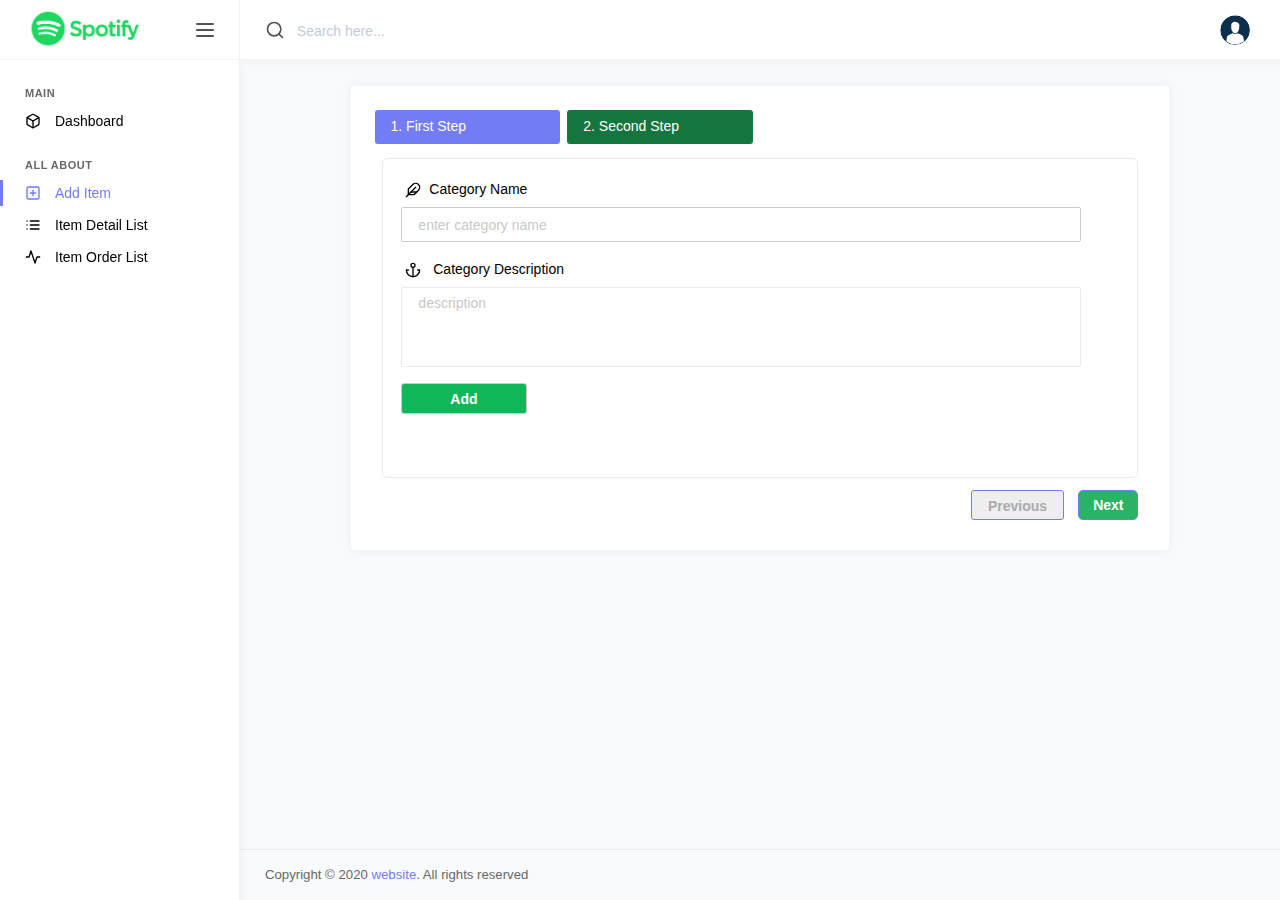
<file: dashboard/add-item.html>
<!DOCTYPE html>
<html lang="en">
    <head>
        <meta charset="UTF-8" />
        <meta name="viewport" content="width=device-width, initial-scale=1.0" />
        <meta http-equiv="X-UA-Compatible" content="ie=edge" />
        <title>Create Item</title>
        <link rel="stylesheet" href="assets/vendors/core/core.css" />
        <link rel="stylesheet" href="assets/css/demo_1/style.css" />
        <link rel="stylesheet" href="assets/css/demo_1/custome.css" />
        <link rel="stylesheet" href="assets/vendors/jquery-steps/jquery.steps.css" />
    </head>
    <body>
        <div class="main-wrapper">
            <nav class="sidebar">
                <div class="sidebar-header">
                    <a href="../Index.html" class="sidebar-brand">
                        <img src="assets/img/logo1.png" class="logo" id="navbrandimg" style="width: 120px;" />
                    </a>
                    <div class="sidebar-toggler not-active">
                        <span></span>
                        <span></span>
                        <span></span>
                    </div>
                </div>
                <div class="sidebar-body">
                    <ul class="nav">
                        <li class="nav-item nav-category">Main</li>
                        <li class="nav-item">
                            <a href="dashboard.html" class="nav-link">
                                <i class="link-icon" data-feather="box"></i>
                                <span class="link-title">Dashboard</span>
                            </a>
                        </li>
                        <li class="nav-item nav-category">all about</li>

                        <li class="nav-item">
                            <a href="add-item.html" class="nav-link">
                                <i class="link-icon" data-feather="plus-square"></i>
                                <span class="link-title">Add Item</span>
                            </a>
                        </li>

                        <li class="nav-item">
                            <a href="item-details-list.html" class="nav-link">
                                <i class="link-icon" data-feather="list"></i>
                                <span class="link-title">Item Detail List</span>
                            </a>
                        </li>

                        <li class="nav-item">
                            <a href="item-order-list.html" class="nav-link">
                                <i class="link-icon" data-feather="activity"></i>
                                <span class="link-title">Item Order List</span>
                            </a>
                        </li>
                    </ul>
                </div>
            </nav>

            <div class="page-wrapper">
                <nav class="navbar">
                    <a href="#" class="sidebar-toggler">
                        <i data-feather="menu"></i>
                    </a>
                    <div class="navbar-content">
                        <form class="search-form">
                            <div class="input-group">
                                <div class="input-group-prepend">
                                    <div class="input-group-text">
                                        <i data-feather="search"></i>
                                    </div>
                                </div>
                                <input type="text" class="form-control" id="navbarForm" placeholder="Search here..." />
                            </div>
                        </form>
                        <ul class="navbar-nav">
                           
                            <li class="nav-item dropdown nav-profile">
                                <a class="nav-link dropdown-toggle" href="#" id="profileDropdown" role="button" data-toggle="dropdown" aria-haspopup="true" aria-expanded="false">
                                    <img src="assets/img/profile.png" alt="profile1" />
                                </a>
                                <div class="dropdown-menu" aria-labelledby="profileDropdown">
                                    <div class="dropdown-header d-flex flex-column align-items-center">
                                        <div class="figure mb-3">
                                            <img src="assets/img/profile.png" alt="profile" />
                                        </div>
                                        <div class="info text-center">
                                            <p class="name font-weight-bold mb-0">Amiah Burton</p>
                                            <p class="email text-muted mb-3">amiahburton@gmail.com</p>
                                        </div>
                                    </div>
                                    <div class="dropdown-body">
                                        <ul class="profile-nav p-0 pt-3">
                                            <li class="nav-item">
                                                <a href="#" class="nav-link">
                                                    <i data-feather="user"></i>
                                                    <span>Profile</span>
                                                </a>
                                            </li>
                                            <li class="nav-item">
                                                <a href="#" class="nav-link">
                                                    <i data-feather="edit"></i>
                                                    <span>Edit Profile</span>
                                                </a>
                                            </li>
                                            <li class="nav-item">
                                                <a href="#" class="nav-link">
                                                    <i data-feather="log-out"></i>
                                                    <span>Log Out</span>
                                                </a>
                                            </li>
                                        </ul>
                                    </div>
                                </div>
                            </li>
                        </ul>
                    </div>
                </nav>

                <div class="page-content">
                    <div class="row">
                        <div class="col-md-10 mx-auto">
                            <div class="card">
                                <div class="card-body">
                                    <div id="wizard">
                                        <h2>First Step</h2>
                                        <section class="pb-0 mb-0">
                                            <form onsubmit="return CategoryDetails()" method="post">
                                                <div class="form-group">
                                                    <p id="vCategoryName" class="text-danger font14 spanvali"></p>
                                                    <label> <i class="link-icon mr-1" data-feather="feather"></i>Category Name </label>
                                                    <input type="text" placeholder="enter category name" class="form-control mb-3" id="CategoryName" />
                                                </div>
                                                <div class="form-group">
                                                    <p id="vCategoryDescription" class="text-danger font14 spanvali"></p>
                                                    <label>
                                                        <i class="link-icon mr-1" data-feather="anchor"></i>
                                                        Category Description
                                                    </label>
                                                    <textarea class="form-control" id="CategoryDescription" placeholder="description" style="height: 80px;"></textarea>
                                                </div>

                                                <input type="submit" name="Add" value="Add" class="btn btn-success px-5 mb-4" />
                                            </form>
                                        </section>

                                        <h2>Second Step</h2>
                                        <section>
                                            <form onsubmit="return ItemDetails()" method="post">
                                                <div class="form-group">
                                                    <p id="vItemName" class="text-danger font14"></p>
                                                    <label> <i class="link-icon mr-1" data-feather="book"></i>Name </label>
                                                    <input type="text" id="ItemName" class="form-control" placeholder="item name" />
                                                </div>

                                                <div class="form-group">
                                                    <p id="vItemImg" class="text-danger font14"></p>
                                                    <label>
                                                        <i class="link-icon mr-1" data-feather="file"></i>
                                                        Image
                                                    </label>
                                                    <input type="file" id="ItemImg" class="form-control" />
                                                    <br />
                                                    <img id="myImg" width="100" />
                                                </div>

                                                <div class="form-group">
                                                    <p id="vItemDescription" class="text-danger font14"></p>
                                                    <label>
                                                        <i class="link-icon mr-1" data-feather="message-square"></i>
                                                        Description
                                                    </label>
                                                    <textarea class="form-control" id="ItemDescription" placeholder="description"></textarea>
                                                </div>

                                                <div class="form-group">
                                                    <p id="vItemCategory" class="text-danger font14"></p>
                                                    <label>
                                                        <i class="link-icon mr-1" data-feather="pie-chart"></i>
                                                        Item Category
                                                    </label>
                                                    <select class="form-control mb-3" id="ItemCategory">
                                                        <option value="">Open this select menu</option>
                                                        <option value="1">One</option>
                                                        <option value="2">Two</option>
                                                        <option value="3">Three</option>
                                                    </select>
                                                </div>

                                                <div class="form-group">
                                                    <p id="vItemPrice" class="text-danger font14"></p>
                                                    <label>
                                                        <i class="link-icon mr-1" data-feather="star"></i>
                                                        Price
                                                    </label>
                                                    <input type="number" id="ItemPrice" class="form-control" placeholder="enter a price" />
                                                </div>

                                                <input type="submit" value="Add" class="btn btn-success px-5" />
                                            </form>
                                        </section>
                                    </div>
                                </div>
                            </div>
                        </div>
                    </div>
                </div>

                <footer class="footer d-flex flex-column flex-md-row align-items-center justify-content-between">
                    <p class="text-muted text-center text-md-left">Copyright © 2020 <a href="http://localhost/php/Restaurant-project/master.php" target="_blank">website</a>. All rights reserved</p>
                </footer>
            </div>
        </div>

        <script src="assets/vendors/core/core.js"></script>
        <script src="assets/vendors/feather-icons/feather.min.js"></script>
        <script src="assets/vendors/jquery-steps/jquery.steps.min.js"></script>
        <script src="../js/fontawesome.js"></script>
        <script src="assets/js/template.js"></script>
        <script src="assets/js/wizard.js"></script>
        <script>
            window.addEventListener("load", function () {
                document.querySelector('input[type="file"]').addEventListener("change", function () {
                    if (this.files && this.files[0]) {
                        var img = document.querySelector("#myImg");
                        img.src = URL.createObjectURL(this.files[0]);
                        img.onload = imageIsLoaded;
                    }
                });
            });
        </script>

        <script>
            function CategoryDetails() {
                var CategoryName = document.getElementById("CategoryName").value;
                var CategoryDescription = document.getElementById("CategoryDescription").value;

                if (CategoryName == "" || CategoryName == null) {
                    document.getElementById("vCategoryName").innerHTML = "This field is required !";
                    return false;
                }
                if (CategoryDescription == "" || CategoryDescription == null) {
                    document.getElementById("vCategoryDescription").innerHTML = "This field is required !";
                    return false;
                }
            }
        </script>

        <script>
            function ItemDetails() {
                var ItemName = document.getElementById("ItemName").value;
                var ItemImg = document.getElementById("ItemImg").value;
                var ItemDescription = document.getElementById("ItemDescription").value;
                var ItemCategory = document.getElementById("ItemCategory").value;
                var ItemPrice = document.getElementById("ItemPrice").value;

                if (ItemName == "" || ItemName == null) {
                    document.getElementById("vItemName").innerHTML = "This field is required !";
                    return false;
                }
                if (ItemImg == "" || ItemImg == null) {
                    document.getElementById("vItemImg").innerHTML = "This field is required !";
                    return false;
                }
                if (ItemDescription == "" || ItemDescription == null) {
                    document.getElementById("vItemDescription").innerHTML = "This field is required !";
                    return false;
                }
                if (ItemCategory == "" || ItemCategory == null) {
                    document.getElementById("vItemCategory").innerHTML = "This field is required !";
                    return false;
                }
                if (ItemPrice == "" || ItemPrice == null) {
                    document.getElementById("vItemPrice").innerHTML = "This field is required !";
                    return false;
                }
            }
        </script>
    </body>
</html>
</file>
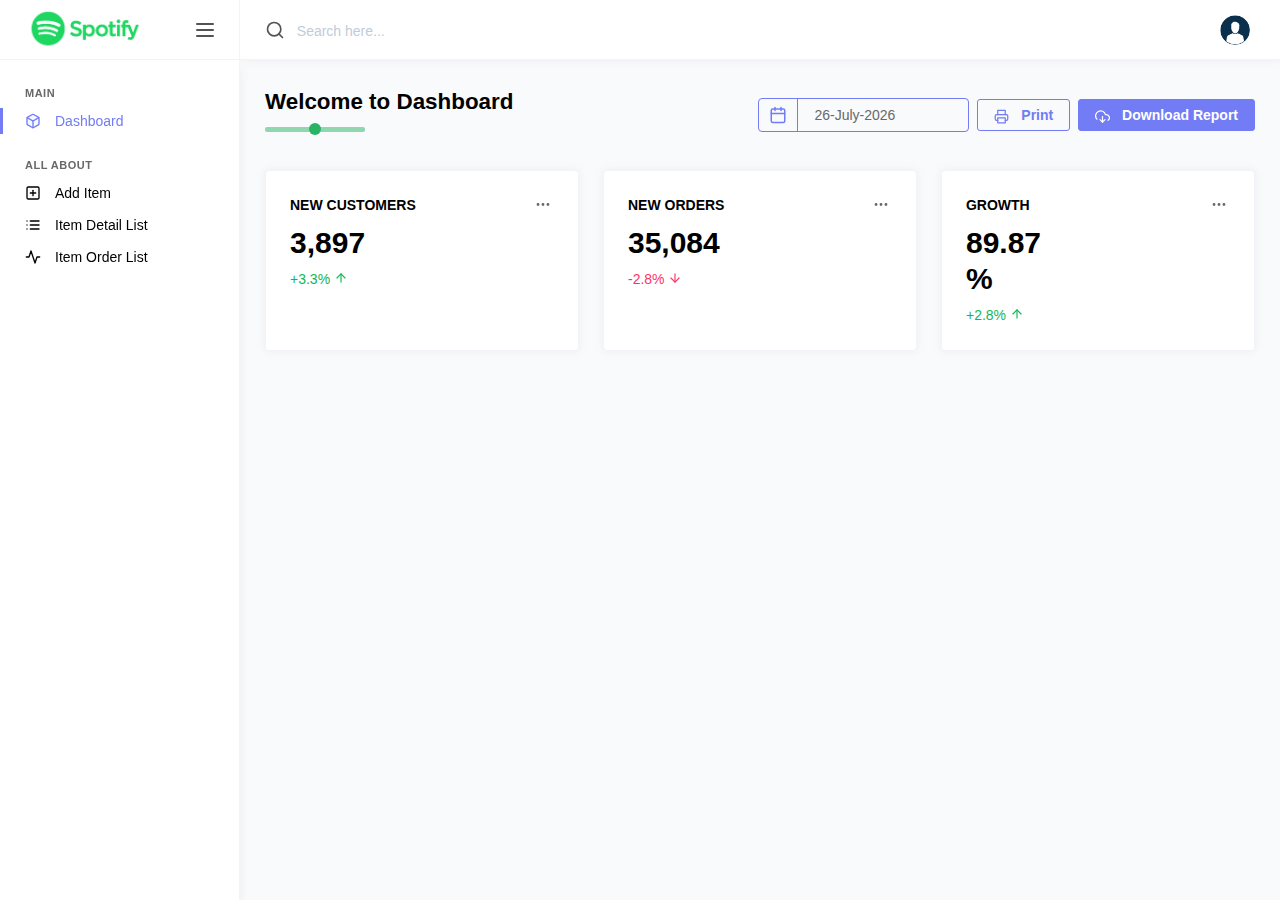
<file: dashboard/dashboard.html>
<!DOCTYPE html>
<html lang="en">
    <head>
        <meta charset="UTF-8" />
        <meta name="viewport" content="width=device-width, initial-scale=1.0" />
        <meta http-equiv="X-UA-Compatible" content="ie=edge" />
        <title>Dashboard</title>
        <link rel="stylesheet" href="assets/vendors/bootstrap-datepicker/bootstrap-datepicker.min.css" />
        <link rel="stylesheet" href="assets/vendors/core/core.css" />
        <link rel="stylesheet" href="assets/fonts/feather-font/css/iconfont.css" />
        <link rel="stylesheet" href="assets/css/demo_1/style.css" />
        <link rel="stylesheet" href="assets/css/demo_1/custome.css" />
    </head>
    <body>
        <div class="main-wrapper">
            <nav class="sidebar">
                <div class="sidebar-header">
                    <a href="../Index.html" class="sidebar-brand">
                        <img src="assets/img/logo1.png" class="logo" id="navbrandimg" style="width: 120px;" />
                    </a>
                    <div class="sidebar-toggler not-active">
                        <span></span>
                        <span></span>
                        <span></span>
                    </div>
                </div>
                <div class="sidebar-body">
                    <ul class="nav">
                        <li class="nav-item nav-category">Main</li>
                        <li class="nav-item">
                            <a href="dashboard.html" class="nav-link">
                                <i class="link-icon" data-feather="box"></i>
                                <span class="link-title">Dashboard</span>
                            </a>
                        </li>
                        <li class="nav-item nav-category">all about</li>

                        <li class="nav-item">
                            <a href="add-item.html" class="nav-link">
                                <i class="link-icon" data-feather="plus-square"></i>
                                <span class="link-title">Add Item</span>
                            </a>
                        </li>

                        <li class="nav-item">
                            <a href="item-details-list.html" class="nav-link">
                                <i class="link-icon" data-feather="list"></i>
                                <span class="link-title">Item Detail List</span>
                            </a>
                        </li>

                        <li class="nav-item">
                            <a href="item-order-list.html" class="nav-link">
                                <i class="link-icon" data-feather="activity"></i>
                                <span class="link-title">Item Order List</span>
                            </a>
                        </li>
                    </ul>
                </div>
            </nav>

            <div class="page-wrapper">
                <nav class="navbar">
                    <a href="#" class="sidebar-toggler">
                        <i data-feather="menu"></i>
                    </a>
                    <div class="navbar-content">
                        <form class="search-form">
                            <div class="input-group">
                                <div class="input-group-prepend">
                                    <div class="input-group-text">
                                        <i data-feather="search"></i>
                                    </div>
                                </div>
                                <input type="text" class="form-control" id="navbarForm" placeholder="Search here..." />
                            </div>
                        </form>
                        <ul class="navbar-nav">
                            <li class="nav-item dropdown nav-profile">
                                <a class="nav-link dropdown-toggle" href="#" id="profileDropdown" role="button" data-toggle="dropdown" aria-haspopup="true" aria-expanded="false">
                                    <img src="assets/img/profile.png" alt="profile1" />
                                </a>
                                <div class="dropdown-menu" aria-labelledby="profileDropdown">
                                    <div class="dropdown-header d-flex flex-column align-items-center">
                                        <div class="figure mb-3">
                                            <img src="assets/img/profile.png" alt="profile" />
                                        </div>
                                        <div class="info text-center">
                                            <p class="name font-weight-bold mb-0">Amiah Burton</p>
                                            <p class="email text-muted mb-3">amiahburton@gmail.com</p>
                                        </div>
                                    </div>
                                    <div class="dropdown-body">
                                        <ul class="profile-nav p-0 pt-3">
                                            <li class="nav-item">
                                                <a href="#" class="nav-link">
                                                    <i data-feather="user"></i>
                                                    <span>Profile</span>
                                                </a>
                                            </li>
                                            <li class="nav-item">
                                                <a href="#" class="nav-link">
                                                    <i data-feather="edit"></i>
                                                    <span>Edit Profile</span>
                                                </a>
                                            </li>
                                            <li class="nav-item">
                                                <a href="#" class="nav-link">
                                                    <i data-feather="log-out"></i>
                                                    <span>Log Out</span>
                                                </a>
                                            </li>
                                        </ul>
                                    </div>
                                </div>
                            </li>
                        </ul>
                    </div>
                </nav>

                <div class="page-content">
                    <div class="d-flex justify-content-between align-items-center flex-wrap grid-margin">
                        <div class="row">
                            <div class="col-md-12">
                                <h4 class="modal-title">Welcome to Dashboard</h4>
                                <div class="bottom-line">
                                    <div class="bottom-dot"></div>
                                </div>
                            </div>
                        </div>
                        <div class="d-flex align-items-center flex-wrap text-nowrap">
                            <div class="input-group date datepicker dashboard-date mr-2 mb-2 mb-md-0 d-md-none d-xl-flex" id="dashboardDate">
                                <span class="input-group-addon bg-transparent"><i data-feather="calendar" class="text-primary"></i></span>
                                <input type="text" class="form-control" />
                            </div>
                            <button type="button" class="btn btn-outline-primary btn-icon-text mr-2 mb-2 mb-md-0">
                                <i class="btn-icon-prepend" data-feather="printer"></i>
                                Print
                            </button>
                            <button type="button" class="btn btn-primary btn-icon-text mb-2 mb-md-0">
                                <i class="btn-icon-prepend" data-feather="download-cloud"></i>
                                Download Report
                            </button>
                        </div>
                    </div>

                    <div class="row">
                        <div class="col-12 col-xl-12 stretch-card">
                            <div class="row flex-grow">
                                <div class="col-md-4 grid-margin stretch-card">
                                    <div class="card">
                                        <div class="card-body">
                                            <div class="d-flex justify-content-between align-items-baseline">
                                                <h6 class="card-title mb-0">New Customers</h6>
                                                <div class="dropdown mb-2">
                                                    <button class="btn p-0" type="button" id="dropdownMenuButton" data-toggle="dropdown" aria-haspopup="true" aria-expanded="false">
                                                        <i class="icon-lg text-muted pb-3px" data-feather="more-horizontal"></i>
                                                    </button>
                                                    <div class="dropdown-menu" aria-labelledby="dropdownMenuButton">
                                                        <a class="dropdown-item d-flex align-items-center" href="#"><i data-feather="eye" class="icon-sm mr-2"></i> <span class="">View</span></a>
                                                        <a class="dropdown-item d-flex align-items-center" href="#"><i data-feather="edit-2" class="icon-sm mr-2"></i> <span class="">Edit</span></a>
                                                        <a class="dropdown-item d-flex align-items-center" href="#"><i data-feather="trash" class="icon-sm mr-2"></i> <span class="">Delete</span></a>
                                                        <a class="dropdown-item d-flex align-items-center" href="#"><i data-feather="printer" class="icon-sm mr-2"></i> <span class="">Print</span></a>
                                                        <a class="dropdown-item d-flex align-items-center" href="#"><i data-feather="download" class="icon-sm mr-2"></i> <span class="">Download</span></a>
                                                    </div>
                                                </div>
                                            </div>
                                            <div class="row">
                                                <div class="col-6 col-md-12 col-xl-5">
                                                    <h3 class="mb-2">3,897</h3>
                                                    <div class="d-flex align-items-baseline">
                                                        <p class="text-success">
                                                            <span>+3.3%</span>
                                                            <i data-feather="arrow-up" class="icon-sm mb-1"></i>
                                                        </p>
                                                    </div>
                                                </div>
                                                <div class="col-6 col-md-12 col-xl-7">
                                                    <div id="apexChart1" class="mt-md-3 mt-xl-0"></div>
                                                </div>
                                            </div>
                                        </div>
                                    </div>
                                </div>
                                <div class="col-md-4 grid-margin stretch-card">
                                    <div class="card">
                                        <div class="card-body">
                                            <div class="d-flex justify-content-between align-items-baseline">
                                                <h6 class="card-title mb-0">New Orders</h6>
                                                <div class="dropdown mb-2">
                                                    <button class="btn p-0" type="button" id="dropdownMenuButton1" data-toggle="dropdown" aria-haspopup="true" aria-expanded="false">
                                                        <i class="icon-lg text-muted pb-3px" data-feather="more-horizontal"></i>
                                                    </button>
                                                    <div class="dropdown-menu" aria-labelledby="dropdownMenuButton1">
                                                        <a class="dropdown-item d-flex align-items-center" href="#"><i data-feather="eye" class="icon-sm mr-2"></i> <span class="">View</span></a>
                                                        <a class="dropdown-item d-flex align-items-center" href="#"><i data-feather="edit-2" class="icon-sm mr-2"></i> <span class="">Edit</span></a>
                                                        <a class="dropdown-item d-flex align-items-center" href="#"><i data-feather="trash" class="icon-sm mr-2"></i> <span class="">Delete</span></a>
                                                        <a class="dropdown-item d-flex align-items-center" href="#"><i data-feather="printer" class="icon-sm mr-2"></i> <span class="">Print</span></a>
                                                        <a class="dropdown-item d-flex align-items-center" href="#"><i data-feather="download" class="icon-sm mr-2"></i> <span class="">Download</span></a>
                                                    </div>
                                                </div>
                                            </div>
                                            <div class="row">
                                                <div class="col-6 col-md-12 col-xl-5">
                                                    <h3 class="mb-2">35,084</h3>
                                                    <div class="d-flex align-items-baseline">
                                                        <p class="text-danger">
                                                            <span>-2.8%</span>
                                                            <i data-feather="arrow-down" class="icon-sm mb-1"></i>
                                                        </p>
                                                    </div>
                                                </div>
                                                <div class="col-6 col-md-12 col-xl-7">
                                                    <div id="apexChart2" class="mt-md-3 mt-xl-0"></div>
                                                </div>
                                            </div>
                                        </div>
                                    </div>
                                </div>
                                <div class="col-md-4 grid-margin stretch-card">
                                    <div class="card">
                                        <div class="card-body">
                                            <div class="d-flex justify-content-between align-items-baseline">
                                                <h6 class="card-title mb-0">Growth</h6>
                                                <div class="dropdown mb-2">
                                                    <button class="btn p-0" type="button" id="dropdownMenuButton2" data-toggle="dropdown" aria-haspopup="true" aria-expanded="false">
                                                        <i class="icon-lg text-muted pb-3px" data-feather="more-horizontal"></i>
                                                    </button>
                                                    <div class="dropdown-menu" aria-labelledby="dropdownMenuButton2">
                                                        <a class="dropdown-item d-flex align-items-center" href="#"><i data-feather="eye" class="icon-sm mr-2"></i> <span class="">View</span></a>
                                                        <a class="dropdown-item d-flex align-items-center" href="#"><i data-feather="edit-2" class="icon-sm mr-2"></i> <span class="">Edit</span></a>
                                                        <a class="dropdown-item d-flex align-items-center" href="#"><i data-feather="trash" class="icon-sm mr-2"></i> <span class="">Delete</span></a>
                                                        <a class="dropdown-item d-flex align-items-center" href="#"><i data-feather="printer" class="icon-sm mr-2"></i> <span class="">Print</span></a>
                                                        <a class="dropdown-item d-flex align-items-center" href="#"><i data-feather="download" class="icon-sm mr-2"></i> <span class="">Download</span></a>
                                                    </div>
                                                </div>
                                            </div>
                                            <div class="row">
                                                <div class="col-6 col-md-12 col-xl-5">
                                                    <h3 class="mb-2">89.87%</h3>
                                                    <div class="d-flex align-items-baseline">
                                                        <p class="text-success">
                                                            <span>+2.8%</span>
                                                            <i data-feather="arrow-up" class="icon-sm mb-1"></i>
                                                        </p>
                                                    </div>
                                                </div>
                                                <div class="col-6 col-md-12 col-xl-7">
                                                    <div id="apexChart3" class="mt-md-3 mt-xl-0"></div>
                                                </div>
                                            </div>
                                        </div>
                                    </div>
                                </div>
                            </div>
                        </div>
                    </div>
                </div>
            </div>
        </div>

        <script src="assets/vendors/core/core.js"></script>
        <script src="assets/vendors/feather-icons/feather.min.js"></script>
        <script src="../js/fontawesome.js"></script>
        <script src="assets/js/template.js"></script>
        <script src="assets/js/dashboard.js"></script>
        <script src="assets/js/datepicker.js"></script>
        <script src="assets/vendors/bootstrap-datepicker/bootstrap-datepicker.min.js"></script>
    </body>
</html>
</file>
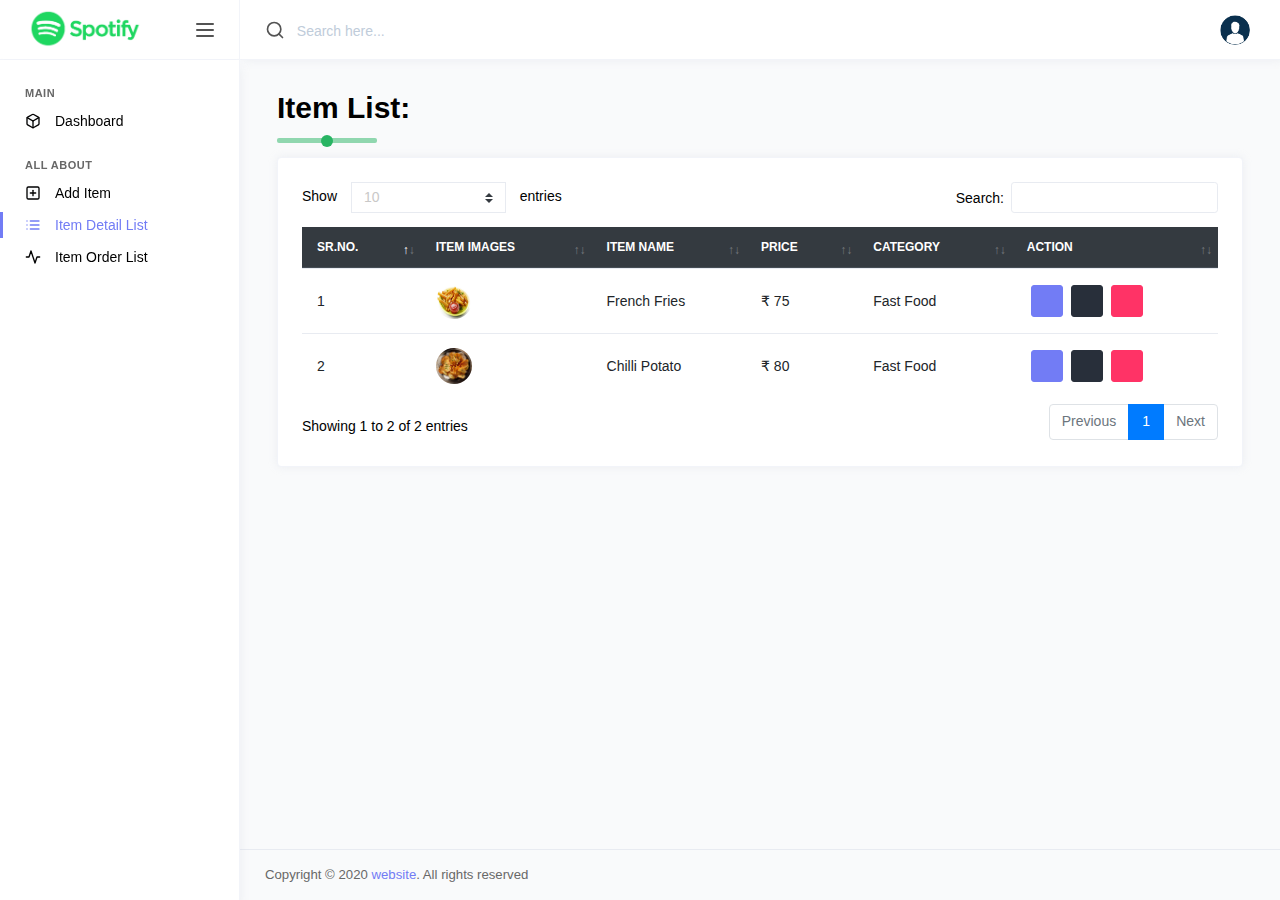
<file: dashboard/item-details-list.html>
<!DOCTYPE html>
<html lang="en">
    <head>
        <meta charset="UTF-8" />
        <meta name="viewport" content="width=device-width, initial-scale=1.0" />
        <meta http-equiv="X-UA-Compatible" content="ie=edge" />
        <title>Item Details</title>
        <link rel="stylesheet" href="assets/vendors/core/core.css" />
        <link rel="stylesheet" href="assets/css/demo_1/style.css" />
        <link rel="stylesheet" href="assets/css/demo_1/custome.css" />
        <link rel="stylesheet" href="assets/css/demo_1/datatable.css" />
    </head>
    <body>
        <div class="main-wrapper">
            <nav class="sidebar">
                <div class="sidebar-header">
                    <a href="../Index.html" class="sidebar-brand">
                        <img src="assets/img/logo1.png" class="logo" id="navbrandimg" style="width: 120px;" />
                    </a>
                    <div class="sidebar-toggler not-active">
                        <span></span>
                        <span></span>
                        <span></span>
                    </div>
                </div>
                <div class="sidebar-body">
                    <ul class="nav">
                        <li class="nav-item nav-category">Main</li>
                        <li class="nav-item">
                            <a href="dashboard.html" class="nav-link">
                                <i class="link-icon" data-feather="box"></i>
                                <span class="link-title">Dashboard</span>
                            </a>
                        </li>
                        <li class="nav-item nav-category">all about</li>

                        <li class="nav-item">
                            <a href="add-item.html" class="nav-link">
                                <i class="link-icon" data-feather="plus-square"></i>
                                <span class="link-title">Add Item</span>
                            </a>
                        </li>

                        <li class="nav-item">
                            <a href="item-details-list.html" class="nav-link">
                                <i class="link-icon" data-feather="list"></i>
                                <span class="link-title">Item Detail List</span>
                            </a>
                        </li>

                        <li class="nav-item">
                            <a href="item-order-list.html" class="nav-link">
                                <i class="link-icon" data-feather="activity"></i>
                                <span class="link-title">Item Order List</span>
                            </a>
                        </li>
                    </ul>
                </div>
            </nav>

            <div class="page-wrapper">
                <nav class="navbar">
                    <a href="#" class="sidebar-toggler">
                        <i data-feather="menu"></i>
                    </a>
                    <div class="navbar-content">
                        <form class="search-form">
                            <div class="input-group">
                                <div class="input-group-prepend">
                                    <div class="input-group-text">
                                        <i data-feather="search"></i>
                                    </div>
                                </div>
                                <input type="text" class="form-control" id="navbarForm" placeholder="Search here..." />
                            </div>
                        </form>
                        <ul class="navbar-nav">
                            <li class="nav-item dropdown nav-profile">
                                <a class="nav-link dropdown-toggle" href="#" id="profileDropdown" role="button" data-toggle="dropdown" aria-haspopup="true" aria-expanded="false">
                                    <img src="assets/img/profile.png" alt="profile1" />
                                </a>
                                <div class="dropdown-menu" aria-labelledby="profileDropdown">
                                    <div class="dropdown-header d-flex flex-column align-items-center">
                                        <div class="figure mb-3">
                                            <img src="assets/img/profile.png" alt="profile" />
                                        </div>
                                        <div class="info text-center">
                                            <p class="name font-weight-bold mb-0">Amiah Burton</p>
                                            <p class="email text-muted mb-3">amiahburton@gmail.com</p>
                                        </div>
                                    </div>
                                    <div class="dropdown-body">
                                        <ul class="profile-nav p-0 pt-3">
                                            <li class="nav-item">
                                                <a href="#" class="nav-link">
                                                    <i data-feather="user"></i>
                                                    <span>Profile</span>
                                                </a>
                                            </li>
                                            <li class="nav-item">
                                                <a href="#" class="nav-link">
                                                    <i data-feather="edit"></i>
                                                    <span>Edit Profile</span>
                                                </a>
                                            </li>
                                            <li class="nav-item">
                                                <a href="#" class="nav-link">
                                                    <i data-feather="log-out"></i>
                                                    <span>Log Out</span>
                                                </a>
                                            </li>
                                        </ul>
                                    </div>
                                </div>
                            </li>
                        </ul>
                    </div>
                </nav>

                <div class="page-content">
                    <div class="container">
                        <div class="row">
                            <div class="col-sm-12">
                                <div class="row">
                                    <div class="col-md-3">
                                        <h3 class="modal-title">Item List:</h3>
                                        <div class="bottom-line">
                                            <div class="bottom-dot"></div>
                                        </div>
                                    </div>
                                </div>

                                <div class="row">
                                    <div class="col-sm-12">
                                        <div class="card">
                                            <div class="card-body">
                                                <div class="table-responsive">
                                                    <table id="productdetails" class="table table-center mb-0">
                                                        <thead class="thead thead-dark">
                                                            <tr>
                                                                <th>Sr.No.</th>
                                                                <th>Item Images</th>
                                                                <th>Item Name</th>
                                                                <th>Price</th>
                                                                <th>Category</th>
                                                                <th>Action</th>
                                                            </tr>
                                                        </thead>
                                                        <tbody>
                                                            <tr>
                                                                <td>1</td>
                                                                <td>
                                                                    <div class="media">
                                                                        <img src="../images/001.jpg" alt="01" class="img-fluid" />
                                                                    </div>
                                                                </td>
                                                                <td>French Fries</td>
                                                                <td>&#x20B9; 75</td>
                                                                <td>Fast Food</td>
                                                                <td>
                                                                    <div class="d-flex">
                                                                        <a href="#" class="btn btn-icon btn-primary mx-1">
                                                                            <i class="fas fa-eye" title="view"></i>
                                                                        </a>
                                                                        <a href="#" class="btn btn-icon btn-dark mx-1">
                                                                            <i class="fas fa-edit" title="edit"></i>
                                                                        </a>
                                                                        <a href="#" class="btn btn-icon btn-danger mx-1">
                                                                            <i class="fas fa-trash" title="delete"></i>
                                                                        </a>
                                                                    </div>
                                                                </td>
                                                            </tr>

                                                            <tr>
                                                                <td>2</td>
                                                                <td>
                                                                    <div class="media">
                                                                        <img src="../images/002.jpg" alt="01" class="img-fluid" />
                                                                    </div>
                                                                </td>
                                                                <td>Chilli Potato</td>
                                                                <td>&#x20B9; 80</td>
                                                                <td>Fast Food</td>
                                                                <td>
                                                                    <div class="d-flex">
                                                                        <a href="#" class="btn btn-icon btn-primary mx-1">
                                                                            <i class="fas fa-eye" title="view"></i>
                                                                        </a>
                                                                        <a href="#" class="btn btn-icon btn-dark mx-1">
                                                                            <i class="fas fa-edit" title="edit"></i>
                                                                        </a>
                                                                        <a href="#" class="btn btn-icon btn-danger mx-1">
                                                                            <i class="fas fa-trash" title="delete"></i>
                                                                        </a>
                                                                    </div>
                                                                </td>
                                                            </tr>
                                                        </tbody>
                                                    </table>
                                                </div>
                                            </div>
                                        </div>
                                    </div>
                                </div>
                            </div>
                        </div>
                    </div>
                </div>

                <footer class="footer d-flex flex-column flex-md-row align-items-center justify-content-between">
                    <p class="text-muted text-center text-md-left">Copyright © 2020 <a href="http://localhost/php/Restaurant-project/master.php" target="_blank">website</a>. All rights reserved</p>
                </footer>
            </div>
        </div>

        <script src="assets/vendors/core/core.js"></script>
        <script src="assets/vendors/feather-icons/feather.min.js"></script>
        <script src="assets/js/template.js"></script>
        <script src="assets/js/jquerydatatable.js"></script>
        <script src="assets/js/datatable.js"></script>
        <script>
            $('#productdetails').DataTable();
         </script>
        <script src="../js/fontawesome.js"></script>
    </body>
</html>
</file>
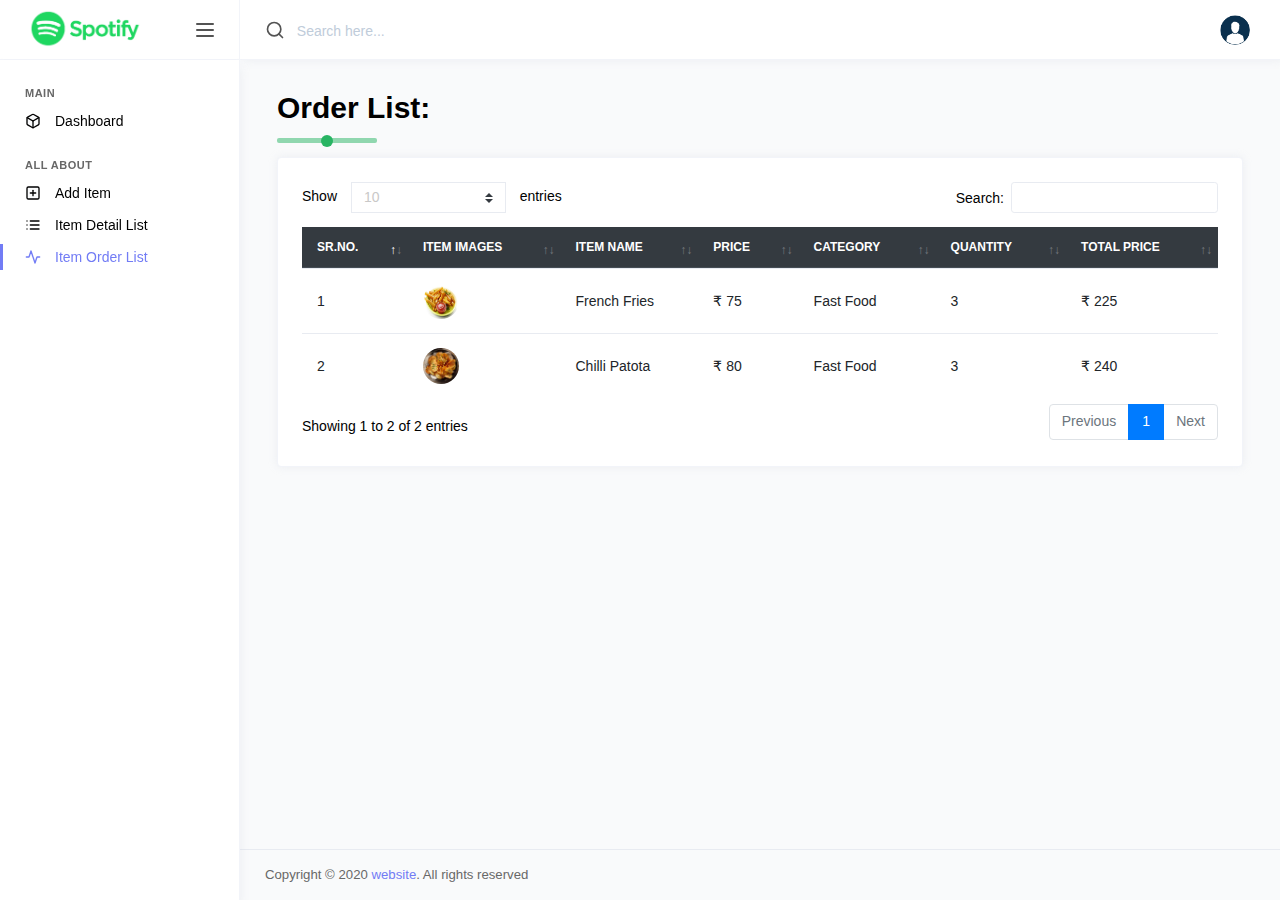
<file: dashboard/item-order-list.html>
<!DOCTYPE html>
<html lang="en">
    <head>
        <meta charset="UTF-8" />
        <meta name="viewport" content="width=device-width, initial-scale=1.0" />
        <meta http-equiv="X-UA-Compatible" content="ie=edge" />
        <title>Item Orders</title>
        <link rel="stylesheet" href="assets/vendors/core/core.css" />
        <link rel="stylesheet" href="assets/css/demo_1/style.css" />
        <link rel="stylesheet" href="assets/css/demo_1/custome.css" />
        <link rel="stylesheet" href="assets/css/demo_1/datatable.css" />
    </head>
    <body>
        <div class="main-wrapper">
            <nav class="sidebar">
                <div class="sidebar-header">
                    <a href="../Index.html" class="sidebar-brand">
                        <img src="assets/img/logo1.png" class="logo" id="navbrandimg" style="width: 120px;" />
                    </a>
                    <div class="sidebar-toggler not-active">
                        <span></span>
                        <span></span>
                        <span></span>
                    </div>
                </div>
                <div class="sidebar-body">
                    <ul class="nav">
                        <li class="nav-item nav-category">Main</li>
                        <li class="nav-item">
                            <a href="dashboard.html" class="nav-link">
                                <i class="link-icon" data-feather="box"></i>
                                <span class="link-title">Dashboard</span>
                            </a>
                        </li>
                        <li class="nav-item nav-category">all about</li>

                        <li class="nav-item">
                            <a href="add-item.html" class="nav-link">
                                <i class="link-icon" data-feather="plus-square"></i>
                                <span class="link-title">Add Item</span>
                            </a>
                        </li>

                        <li class="nav-item">
                            <a href="item-details-list.html" class="nav-link">
                                <i class="link-icon" data-feather="list"></i>
                                <span class="link-title">Item Detail List</span>
                            </a>
                        </li>

                        <li class="nav-item">
                            <a href="item-order-list.html" class="nav-link">
                                <i class="link-icon" data-feather="activity"></i>
                                <span class="link-title">Item Order List</span>
                            </a>
                        </li>
                    </ul>
                </div>
            </nav>

            <div class="page-wrapper">
                <nav class="navbar">
                    <a href="#" class="sidebar-toggler">
                        <i data-feather="menu"></i>
                    </a>
                    <div class="navbar-content">
                        <form class="search-form">
                            <div class="input-group">
                                <div class="input-group-prepend">
                                    <div class="input-group-text">
                                        <i data-feather="search"></i>
                                    </div>
                                </div>
                                <input type="text" class="form-control" id="navbarForm" placeholder="Search here..." />
                            </div>
                        </form>
                        <ul class="navbar-nav">
                            <li class="nav-item dropdown nav-profile">
                                <a class="nav-link dropdown-toggle" href="#" id="profileDropdown" role="button" data-toggle="dropdown" aria-haspopup="true" aria-expanded="false">
                                    <img src="assets/img/profile.png" alt="profile1" />
                                </a>
                                <div class="dropdown-menu" aria-labelledby="profileDropdown">
                                    <div class="dropdown-header d-flex flex-column align-items-center">
                                        <div class="figure mb-3">
                                            <img src="assets/img/profile.png" alt="profile" />
                                        </div>
                                        <div class="info text-center">
                                            <p class="name font-weight-bold mb-0">Amiah Burton</p>
                                            <p class="email text-muted mb-3">amiahburton@gmail.com</p>
                                        </div>
                                    </div>
                                    <div class="dropdown-body">
                                        <ul class="profile-nav p-0 pt-3">
                                            <li class="nav-item">
                                                <a href="#" class="nav-link">
                                                    <i data-feather="user"></i>
                                                    <span>Profile</span>
                                                </a>
                                            </li>
                                            <li class="nav-item">
                                                <a href="#" class="nav-link">
                                                    <i data-feather="edit"></i>
                                                    <span>Edit Profile</span>
                                                </a>
                                            </li>
                                            <li class="nav-item">
                                                <a href="#" class="nav-link">
                                                    <i data-feather="log-out"></i>
                                                    <span>Log Out</span>
                                                </a>
                                            </li>
                                        </ul>
                                    </div>
                                </div>
                            </li>
                        </ul>
                    </div>
                </nav>

                <div class="page-content">
                    <div class="container">
                        <div class="row">
                            <div class="col-sm-12">
                                <div class="row">
                                    <div class="col-md-3">
                                        <h3 class="modal-title">Order List:</h3>
                                        <div class="bottom-line">
                                            <div class="bottom-dot"></div>
                                        </div>
                                    </div>
                                </div>

                                <div class="row">
                                    <div class="col-sm-12">
                                        <div class="card">
                                            <div class="card-body">
                                                <div class="table-responsive">
                                                    <table id="productdetails" class="table table-center mb-0">
                                                        <thead class="thead thead-dark">
                                                            <tr>
                                                                <th>Sr.No.</th>
                                                                <th>Item Images</th>
                                                                <th>Item Name</th>
                                                                <th>Price</th>
                                                                <th>Category</th>
                                                                <th>Quantity</th>
                                                                <th>Total Price</th>
                                                            </tr>
                                                        </thead>
                                                        <tbody>
                                                            <tr>
                                                                <td>1</td>
                                                                <td>
                                                                    <div class="media">
                                                                        <img src="../images/001.jpg" alt="01" class="img-fluid" />
                                                                    </div>
                                                                </td>
                                                                <td>French Fries</td>
                                                                <td>&#x20B9; 75</td>
                                                                <td>Fast Food</td>
                                                                <td>3</td>
                                                                <td>&#x20B9; 225</td>
                                                            </tr>

                                                            <tr>
                                                                <td>2</td>
                                                                <td>
                                                                    <div class="media">
                                                                        <img src="../images/002.jpg" alt="01" class="img-fluid" />
                                                                    </div>
                                                                </td>
                                                                <td>Chilli Patota</td>
                                                                <td>&#x20B9; 80</td>
                                                                <td>Fast Food</td>
                                                                <td>3</td>
                                                                <td>&#x20B9; 240</td>
                                                            </tr>
                                                        </tbody>
                                                    </table>
                                                </div>
                                            </div>
                                        </div>
                                    </div>
                                </div>
                            </div>
                        </div>
                    </div>
                </div>

                <footer class="footer d-flex flex-column flex-md-row align-items-center justify-content-between">
                    <p class="text-muted text-center text-md-left">Copyright © 2020 <a href="http://localhost/php/Restaurant-project/master.php" target="_blank">website</a>. All rights reserved</p>
                </footer>
            </div>
        </div>

        <script src="assets/vendors/core/core.js"></script>
        <script src="assets/vendors/feather-icons/feather.min.js"></script>
        <script src="assets/js/template.js"></script>
        <script src="assets/js/jquerydatatable.js"></script>
        <script src="assets/js/datatable.js"></script>
        <script>
            $('#productdetails').DataTable();
         </script>
        <script src="../js/fontawesome.js"></script>
    </body>
</html>
</file>
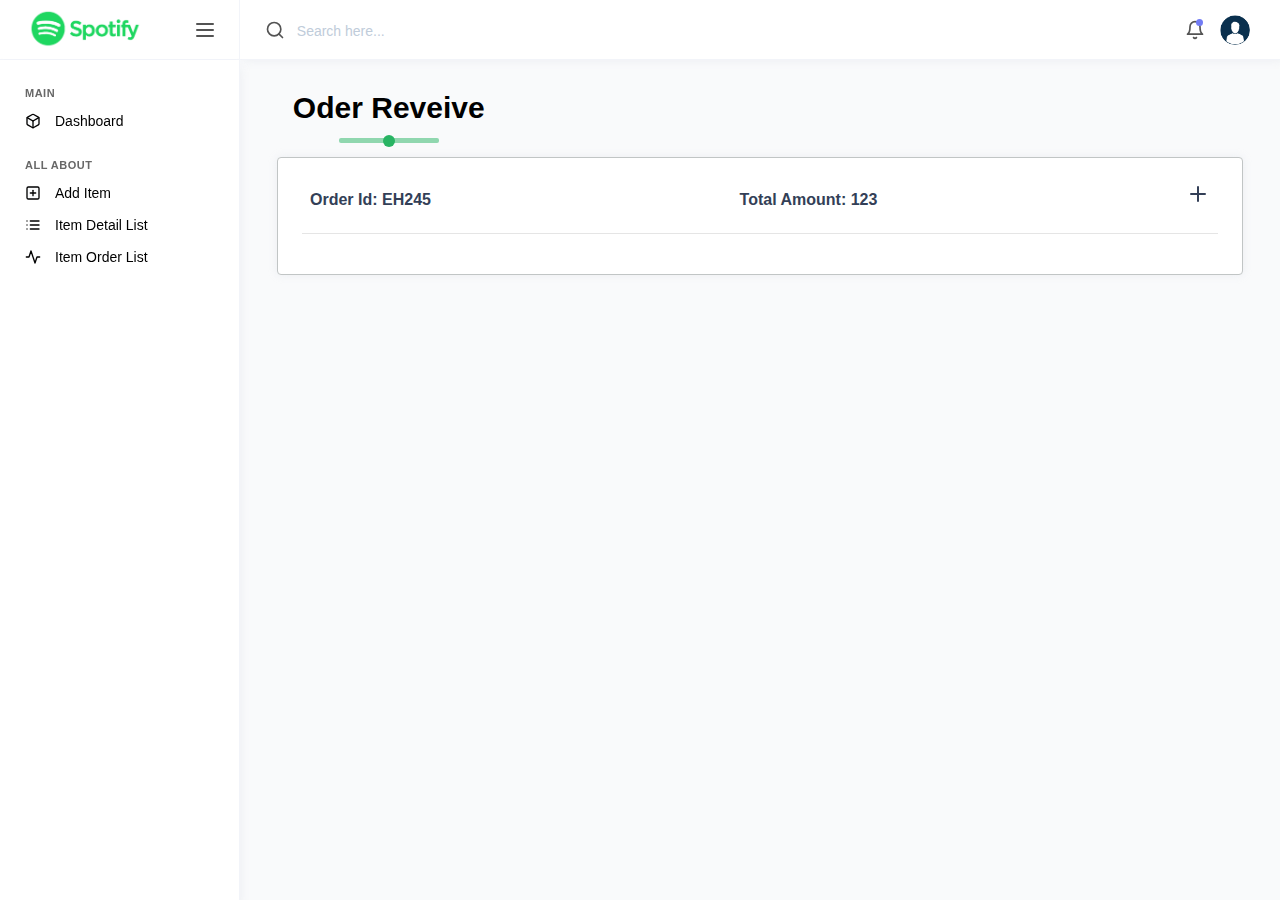
<file: dashboard/order-receive.html>
<!DOCTYPE html>
<html lang="en">
    <head>
        <meta charset="UTF-8" />
        <meta name="viewport" content="width=device-width, initial-scale=1.0" />
        <meta http-equiv="X-UA-Compatible" content="ie=edge" />
        <title>Order Receive</title>
        <link rel="stylesheet" href="assets/vendors/core/core.css" />
        <link rel="stylesheet" href="assets/css/demo_1/style.css" />
        <link rel="stylesheet" href="assets/css/demo_1/custome.css" />
    </head>
    <body>
        <div class="main-wrapper">
            <nav class="sidebar">
                <div class="sidebar-header">
                    <a href="../Index.html" class="sidebar-brand">
                        <img src="assets/img/logo1.png" class="logo" id="navbrandimg" style="width: 120px;" />
                    </a>
                    <div class="sidebar-toggler not-active">
                        <span></span>
                        <span></span>
                        <span></span>
                    </div>
                </div>
                <div class="sidebar-body">
                    <ul class="nav">
                        <li class="nav-item nav-category">Main</li>
                        <li class="nav-item">
                            <a href="dashboard.html" class="nav-link">
                                <i class="link-icon" data-feather="box"></i>
                                <span class="link-title">Dashboard</span>
                            </a>
                        </li>
                        <li class="nav-item nav-category">all about</li>

                        <li class="nav-item">
                            <a href="add-item.html" class="nav-link">
                                <i class="link-icon" data-feather="plus-square"></i>
                                <span class="link-title">Add Item</span>
                            </a>
                        </li>

                        <li class="nav-item">
                            <a href="item-details-list.html" class="nav-link">
                                <i class="link-icon" data-feather="list"></i>
                                <span class="link-title">Item Detail List</span>
                            </a>
                        </li>

                        <li class="nav-item">
                            <a href="item-order-list.html" class="nav-link">
                                <i class="link-icon" data-feather="activity"></i>
                                <span class="link-title">Item Order List</span>
                            </a>
                        </li>
                    </ul>
                </div>
            </nav>

            <div class="page-wrapper">
                <nav class="navbar">
                    <a href="#" class="sidebar-toggler">
                        <i data-feather="menu"></i>
                    </a>
                    <div class="navbar-content">
                        <form class="search-form">
                            <div class="input-group">
                                <div class="input-group-prepend">
                                    <div class="input-group-text">
                                        <i data-feather="search"></i>
                                    </div>
                                </div>
                                <input type="text" class="form-control" id="navbarForm" placeholder="Search here..." />
                            </div>
                        </form>
                        <ul class="navbar-nav">
                            <li class="nav-item dropdown nav-notifications">
                                <a class="nav-link dropdown-toggle" href="#" id="notificationDropdown" role="button" data-toggle="dropdown" aria-haspopup="true" aria-expanded="false">
                                    <i data-feather="bell"></i>
                                    <div class="indicator">
                                        <div class="circle"></div>
                                    </div>
                                </a>
                                <div class="dropdown-menu" aria-labelledby="notificationDropdown">
                                    <div class="dropdown-header d-flex align-items-center justify-content-between">
                                        <p class="mb-0 font-weight-medium">6 New Notifications</p>
                                    </div>
                                    <div class="dropdown-body">
                                        <a href="javascript:;">
                                            <div class="icon">
                                                <i data-feather="user-plus"></i>
                                            </div>
                                            <div class="content">
                                                <p>New customer registered</p>
                                                <p class="sub-text text-muted">2 sec ago</p>
                                            </div>
                                        </a>
                                        <a href="javascript:;" class="dropdown-item">
                                            <div class="icon">
                                                <i data-feather="gift"></i>
                                            </div>
                                            <div class="content">
                                                <p>New Order Recieved</p>
                                                <p class="sub-text text-muted">30 min ago</p>
                                            </div>
                                        </a>
                                        <a href="javascript:;" class="dropdown-item">
                                            <div class="icon">
                                                <i data-feather="alert-circle"></i>
                                            </div>
                                            <div class="content">
                                                <p>Server Limit Reached!</p>
                                                <p class="sub-text text-muted">1 hrs ago</p>
                                            </div>
                                        </a>
                                        <a href="javascript:;" class="dropdown-item">
                                            <div class="icon">
                                                <i data-feather="layers"></i>
                                            </div>
                                            <div class="content">
                                                <p>Apps are ready for update</p>
                                                <p class="sub-text text-muted">5 hrs ago</p>
                                            </div>
                                        </a>
                                        <a href="javascript:;" class="dropdown-item">
                                            <div class="icon">
                                                <i data-feather="download"></i>
                                            </div>
                                            <div class="content">
                                                <p>Download completed</p>
                                                <p class="sub-text text-muted">6 hrs ago</p>
                                            </div>
                                        </a>
                                    </div>
                                    <div class="dropdown-footer d-flex align-items-center justify-content-center">
                                        <a href="javascript:;">View all</a>
                                    </div>
                                </div>
                            </li>
                            <li class="nav-item dropdown nav-profile">
                                <a class="nav-link dropdown-toggle" href="#" id="profileDropdown" role="button" data-toggle="dropdown" aria-haspopup="true" aria-expanded="false">
                                    <img src="assets/img/profile.png" alt="profile1" />
                                </a>
                                <div class="dropdown-menu" aria-labelledby="profileDropdown">
                                    <div class="dropdown-header d-flex flex-column align-items-center">
                                        <div class="figure mb-3">
                                            <img src="assets/img/profile.png" alt="profile" />
                                        </div>
                                        <div class="info text-center">
                                            <p class="name font-weight-bold mb-0">Amiah Burton</p>
                                            <p class="email text-muted mb-3">amiahburton@gmail.com</p>
                                        </div>
                                    </div>
                                    <div class="dropdown-body">
                                        <ul class="profile-nav p-0 pt-3">
                                            <li class="nav-item">
                                                <a href="#" class="nav-link">
                                                    <i data-feather="user"></i>
                                                    <span>Profile</span>
                                                </a>
                                            </li>
                                            <li class="nav-item">
                                                <a href="#" class="nav-link">
                                                    <i data-feather="edit"></i>
                                                    <span>Edit Profile</span>
                                                </a>
                                            </li>
                                            <li class="nav-item">
                                                <a href="#" class="nav-link">
                                                    <i data-feather="log-out"></i>
                                                    <span>Log Out</span>
                                                </a>
                                            </li>
                                        </ul>
                                    </div>
                                </div>
                            </li>
                        </ul>
                    </div>
                </nav>

                <div class="page-content">
                    <div class="container">
                        <div class="row">
                            <div class="col-sm-12">
                                <div class="row">
                                    <div class="col-md-3 text-center">
                                        <h3 class="modal-title">Oder Reveive</h3>
                                        <div class="bottom-line">
                                            <div class="bottom-dot"></div>
                                        </div>
                                    </div>
                                </div>

                                <div class="row">
                                    <div class="col-sm-12">
                                        <div class="card bordered">
                                            <div class="card-body p-4">
                                                <div class="d-flex justify-content-between px-2">
                                                    <h5 class="drkclr my-2">Order Id: <span>EH245</span></h5>

                                                    <h5 class="drkclr my-2">Total Amount: <span>123</span></h5>

                                                    <a href="javascript:;" data-toggle="collapse" data-target="#orderCollapse">
                                                        <i class="drkclr" data-feather="plus"></i>
                                                    </a>

                                                </div>
                                                <div class="collapse" id="orderCollapse">
                                                    <div class="table-responsive">
                                                        <table class="table">
                                                            <thead class="thead thead-dark">
                                                                <tr>
                                                                    <th>Sr.No.</th>
                                                                    <th>item name</th>
                                                                    <th>price</th>
                                                                    <th>category</th>
                                                                    <th>quantity</th>
                                                                    <th>total amount</th>
                                                                </tr>
                                                            </thead>
                                                            <tbody class="tbody">
                                                                <tr>
                                                                    <td>1</td>
                                                                    <td>Fry Rice</td>
                                                                    <td>&#x20B9; 45</td>
                                                                    <td>Fast Food</td>
                                                                    <td>5</td>
                                                                    <td>&#x20B9; 225</td>
                                                                </tr>
                                                                <tr>
                                                                    <td>2</td>
                                                                    <td>Chilli Patota</td>
                                                                    <td>&#x20B9; 40</td>
                                                                    <td>Fast Food</td>
                                                                    <td>5</td>
                                                                    <td>&#x20B9; 200</td>
                                                                </tr>

                                                                <tr>
                                                                    <td>3</td>
                                                                    <td>Cheese Burger</td>
                                                                    <td>&#x20B9; 60</td>
                                                                    <td>Fast Food</td>
                                                                    <td>7</td>
                                                                    <td>&#x20B9; 420</td>
                                                                </tr>
                                                            </tbody>
                                                        </table>
                                                    </div>
                                                     <hr />
                                                    <div class="d-flex my-2">
                                                        <a href="#" class="btn btn-primary mx-1" data-toggle="modal" data-target="#orderReceived">
                                                            Confirm
                                                        </a>

                                                        <a href="#" class="btn btn-danger mx-1">
                                                            Cancel
                                                        </a>
                                                    </div>
                                                </div>
                                                <hr />
                                            </div>
                                        </div>
                                    </div>
                                </div>

                                <div class="modal fade" id="orderReceived">
                                    <div class="modal-dialog modal-lg modal-dialog-centered">
                                        <div class="modal-content">
                                            <div class="modal-body">
                                                <button type="button" class="close" data-dismiss="modal">&times;</button>
                                                <div class="row mt-5">
                                                    <div class="col-md-10 mx-auto text-center">
                                                        <h4 class="modal-title text-center">Oder Confirmation</h4>
                                                        <div class="bottom-line">
                                                            <div class="bottom-dot"></div>
                                                        </div>
                                                    </div>
                                                </div>
                                                <div class="container">
                                                    <div class="row">
                                                        <div class="col-md-8 mx-auto">
                                                            <div class="form-group">
                                                                <label>Time</label>
                                                                <input type="text" name="time" class="form-control" placeholder="please enter a time" />
                                                            </div>
                                                        </div>
                                                        <div class="col-md-8 mx-auto">
                                                            <div class="form-group">
                                                                <label>Query</label>
                                                                <textarea class="form-control" placeholder="send a query..." style="height: 80px;"></textarea>
                                                            </div>
                                                        </div>
                                                        <div class="col-md-5 mb-5 mx-auto">
                                                            <button class="btn btn-primary btn-block">Confirm</button>
                                                        </div>
                                                    </div>
                                                </div>
                                            </div>
                                        </div>
                                    </div>
                                </div>
                            </div>
                        </div>
                    </div>
                </div>
            </div>
        </div>

        <script src="assets/vendors/core/core.js"></script>
        <script src="assets/vendors/feather-icons/feather.min.js"></script>
        <script src="../js/fontawesome.js"></script>
        <script src="assets/js/template.js"></script>
    </body>
</html>
</file>
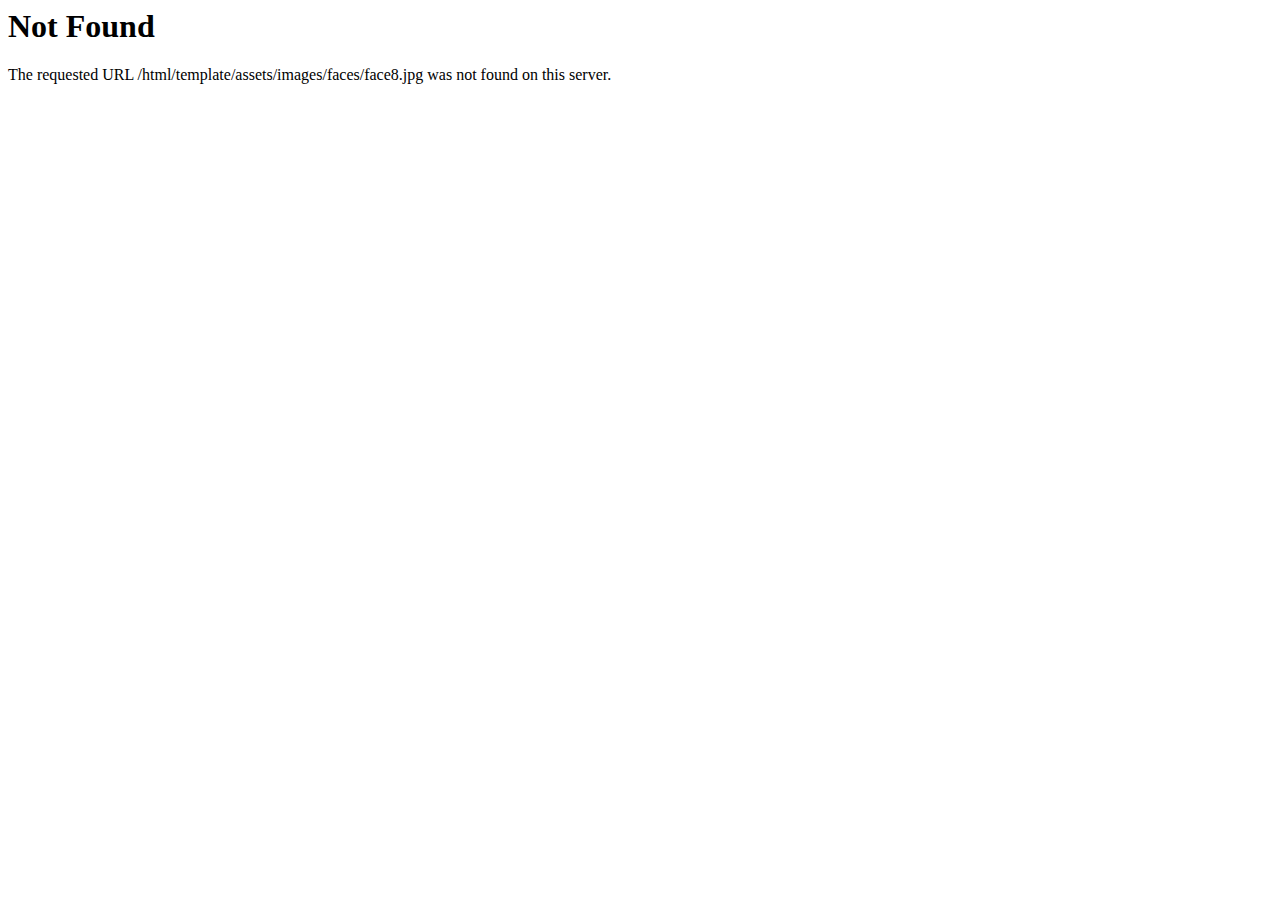
<file: images/faces/face8.html>
<!DOCTYPE HTML PUBLIC "-//IETF//DTD HTML 2.0//EN">
<html><head>
<title>404 Not Found</title>
</head><body>
<h1>Not Found</h1>
<p>The requested URL /html/template/assets/images/faces/face8.jpg was not found on this server.</p>
</body></html>
</file>
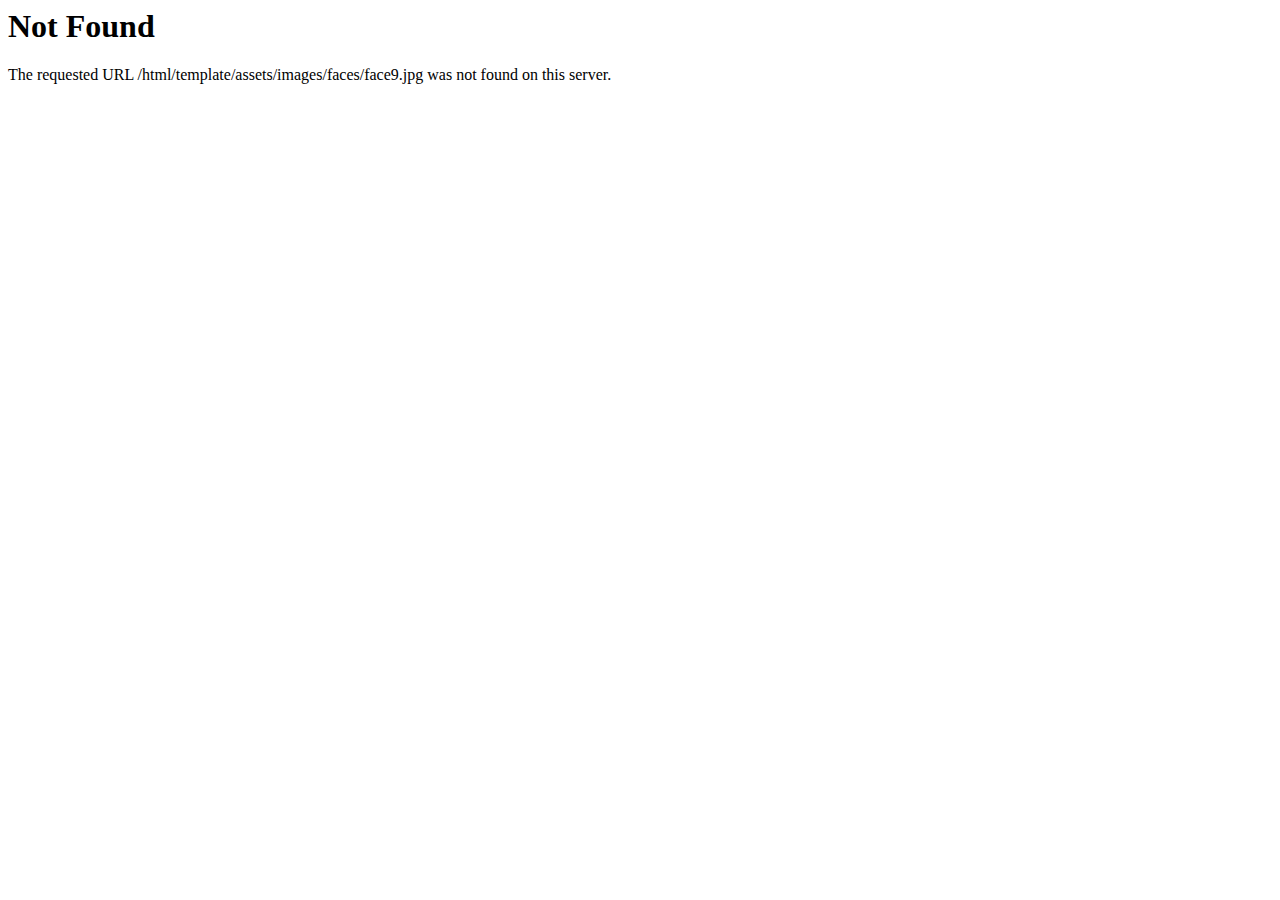
<file: images/faces/face9.html>
<!DOCTYPE HTML PUBLIC "-//IETF//DTD HTML 2.0//EN">
<html><head>
<title>404 Not Found</title>
</head><body>
<h1>Not Found</h1>
<p>The requested URL /html/template/assets/images/faces/face9.jpg was not found on this server.</p>
</body></html>
</file>
<file: css/style.css>
@import url('https://fonts.googleapis.com/css2?family=Kumbh+Sans&display=swap');
@import url("https://fonts.googleapis.com/css2?family=Poppins&amp;family=Roboto:wght@400;500&amp;display=swap");
* {
    padding: 0;
    margin: 0;
    list-style: none;
    text-decoration: none !important;
}

body {
    font-family: 'Kumbh Sans', sans-serif;
}

body::-webkit-scrollbar {
    width: 10px;
    background: #D3CECE;
    border-radius: 2px;
}

body::-webkit-scrollbar-thumb {
    background: #afb1b4;
    border-radius: 2px;
}

body::-webkit-scrollbar-thumb:hover {
    background: #818488;
}

h1,
h2,
h3,
h4,
h5,
h6 {
    color: #333f57;
    font-weight: bold !important;
}

label {
    color: #333f57;
}

p {
    color: #808996;
    font-size: 14px;
}

strong {
    color: #333f57;
}

th {
    color: #333f57;
    font-size: 13px;
}

td {
    color: #808996;
    font-size: 13px;
    padding: 5px 5px !important;
}
/*button:focus{
    border: transparent;
    outline: none;
}*/

.bg-clr{
    background: #28B463;
}
.lightblack {
    color: #333f57;
}

.txtclr {
    color: #28B463;
}

.clr {
    color: #808996;
}

.w-100 {
    width: 100%;
}

.font10 {
    font-size: 10px;
}

.font12 {
    font-size: 12px !important;
}

.font14 {
    font-size: 14px;
}

.font16 {
    font-size: 16px;
}

.font18 {
    font-size: 18px;
}

.font20 {
    font-size: 20px;
}

.font22 {
    font-size: 22px;
}

.font24 {
    font-size: 24px;
}

.font26 {
    font-size: 26px;
}

.font28 {
    font-size: 28px;
}

.font30 {
    font-size: 30px;
}

.font32 {
    font-size: 32px;
}

.font36 {
    font-size: 36px;
}

.font38 {
    font-size: 38px;
}

.font40 {
    font-size: 40px;
}

.font48 {
    font-size: 48px;
}

.font66 {
    font-size: 66px;
}

.bx-shadow {
    box-shadow: 0 12px 24px rgba(0, 0, 0, 0.3);
}

.bx-shadow1 {
    box-shadow: 0 8px 16px rgba(40, 180, 99, 0.3);
}
.bx-border{
    border: 1px solid #C1C5C5 ;
}
.main-body-section {
    padding: 0;
    margin: 0;
    font-family: "Poppins", sans-serif;
    /*font-family: 'Kumbh Sans', sans-serif;*/
}
.rounded{
    border-radius: 5px;
}
.para-limit{
    overflow: hidden;
    display: -webkit-box;
    -webkit-line-clamp: 2;
    -webkit-box-orient: vertical;
}
/*<!-------------header-section--------------------->*/

.logo {
    width: 180px;
}

.header-area {
    background: #fff;
    box-shadow: 0 4px 8px 0 rgba(0, 0, 0, 0.1);
}

.nav-link {
    color: #323c5c;
    margin: 0px 2px;
    font-size: 16px;
    letter-spacing: 1px;
    text-transform: capitalize;
    font-family: "Poppins", sans-serif;
    font-weight: 400;
}
.nav-link:hover{
    color: #323c5c;
}

@media(max-width: 990px){
    .header-area {
        background: #fff !important;
        box-shadow: 0 4px 8px 0 rgba(0, 0, 0, 0.1) !important;
    }
    .nav-link{
        color: #323c5c !important;
    }
}

.nav-effect::after {
    content: '';
    display: block;
    width: 0;
    margin-top: -1px;
    height: 1.5px;
    background: #28B463;
    transition: all .3s;
    border-bottom: 8px;
}

.nav-effect:hover::after {
    width: 100%;
}
.nav-effect:focus::after {
    background: #28B463;
    width: 100%;
}
@media(max-width: 1024px) {
    .nav-link {
        font-size: 12px
    }
}

@media (max-width: 768px) {
    .logo {
        width: 150px;
    }
}
.CheckoutnBtn{
    background: #28B463;
}
.CheckoutnBtn:hover{
    background: #147a3f !important;
}

.LoginImg {
    width: 100%;
    height: 100%;
}

.logo {
    width: 170px;
}
.profile-links{
    color: #323c5c;
    line-height: 30px;
    padding: 5px 10px;
    font-size: 14px;
    letter-spacing: 1px;
    text-transform: capitalize;
    font-family: "Poppins", sans-serif;
    font-weight: 400;
    transition: 0.5s ease-in-out;

}
.profile-links:hover{
    color: #28B463;
}
.header-category{
    width: 100%;
}
.header-category ul{
    column-count: 4;
}
@media(min-width: 320px){
    .header-category ul{
        column-count: 1;
    }
}
@media(min-width: 424px){
    .header-category ul{
        column-count: 2;
    }
}
@media(min-width: 767px){
    .header-category ul{
        column-count: 3;
    }
}
@media(min-width: 1024px){
    .header-category ul{
        column-count: 4;
    }
}
.header-category ul li{
    width: 100%;
    margin: 10px 0px;
    padding: 7px 15px;
}
.header-category ul li:hover{
    background: #F7F9F9;
    border-left: 1px solid #28B463;
}
.header-category ul li:nth-child(1){
    margin-top: 0px;
}
.header-category ul li a{
    color: #323c5c;
    text-decoration: none;
    text-transform: capitalize;
    
}
.header-category ul li a:hover{
    color: #28B463;
}
/*<!--------------home-slider---------------->*/

.home-slider-img {
    width: 100%;
    height: 650px;
}
@media(max-width: 768px){
    .home-slider-img { width: 100%; height: 100%;}
    .home-slider{ margin-top: 70px; }
}

/*<!------------Home-content----------->*/

.home-itms {
    height: 160px;
    width: 100%;
}

.food-common-img {
    width: 100%;
    height: 100%;
}

.over-flow {
    overflow: hidden !important;
}

.bordered {
    border: 1px solid #C8D9D9;
}

.Most-Ordered {
    border: 0.5px solid rgb(223, 222, 222);
}

.Most-Ordered-img {
    height: 100%;
    width: 100%;
}

@media(max-width:767px) {
    .Trending-Projects-img {
        height: 100%;
    }
}

.effect::after {
    content: '';
    display: block;
    width: 0;
    margin-top: -1px;
    height: 2px;
    background: #333f57;
    transition: all .3s;
    border-bottom: 8px;
}

.effect:hover::after {
    width: 100%;
}

.Img-bx-effect {
    transition: 0.7s ease-in-out;
    border-radius: 5px;
}

.main-bx-effect:hover .featured-sec-img {
    transform: scale(1.5);
}

.featured-sec-img {
    width: 100%;
    height: 300px;
    transition: 0.5s ease-in-out;
    border-radius: 5px;
}

.Img-view-effect {
    display: none;
    position: absolute;
    top: 0;
    left: 0;
    height: 100%;
    width: 100%;
    background: rgba(0, 0, 0, 0.5);
    padding: 20px;
    border-radius: 5px;
    transition: 1s ease-in-out;
}

.img-content {
    background: #fff;
    padding: 10px;
    position: absolute;
    bottom: -200px;
    left: 10%;
    right: 10%;
    border-radius: 5px;
    transition: 0.5s ease-in-out;
}

.Img-view-effect:hover .img-content {
    bottom: 20px;
}

.Img-bx-effect:hover .Img-view-effect {
    display: block;
}

.work-section-content {
    transition: 0.5s ease-in-out;
}

.work-section-content:hover {
    box-shadow: 0 14px 28px rgba(40, 180, 99, 0.3);
}

/*<!--------------footera area -------------------------->*/

.footer-area {
    background: #04192b;
    padding-top: 80px;
    padding-bottom: 80px;
}

.footer-links a {
    color: #fff;
    font-size: 14px;
    padding: 0px 10px;
    line-height: 35px;
    transition: 0.5s;
}

.footer-links a:hover {
    margin-left: 5px;
    color: #28B463;
}

/*<!--------------dot-animation----------------------->*/

.bottom-line {
    height: 5px;
    width: 100px;
    background-color: rgba(40, 180, 99, 0.5);
    margin: 8px auto 8px;
    display: inline-block;
    border-radius: 2px;
    position: relative;
    z-index: 1;
}

.bottom-dot {
    overflow: visible;
    position: absolute;
    content: "";
    top: -3.5px;
    left: 50%;
    transform: translateX(-50%);
    height: 12px;
    width: 12px;
    background-color: #28B463;
    border-radius: 50%;
    display: inline-block;
}

.border-dot::before {
    content: '';
    display: block;
    position: absolute;
    width: 100%;
    height: 100%;
    top: 0;
    left: 0;
    background-color: inherit;
    border-radius: inherit;
    -webkit-transition: opacity .5s, -webkit-transform .5s;
    transition: opacity .5s, -webkit-transform .5s;
    transition: opacity .5s, transform .5s;
    transition: opacity .5s, transform .5s, -webkit-transform .5s;
    -webkit-animation: dot-animation 1.5s infinite;
    animation: dot-animation 1.5s infinite;
    z-index: -1;
}

@-webkit-keyframes dot-animation {
    0% {
        opacity: 1;
        -webkit-transform: scale(1);
        transform: scale(1);
    }
    50% {
        opacity: 0;
        -webkit-transform: scale(1.7);
        transform: scale(1.7);
    }
    100% {
        opacity: 0;
        -webkit-transform: scale(1.9);
        transform: scale(1.9);
    }
}

@keyframes dot-animation {
    0% {
        opacity: 1;
        -webkit-transform: scale(1);
        transform: scale(1);
    }
    50% {
        opacity: 0;
        -webkit-transform: scale(1.7);
        transform: scale(1.7);
    }
    100% {
        opacity: 0;
        -webkit-transform: scale(1.9);
        transform: scale(1.9);
    }
}

/*<!------------------button css---------------------->*/

.loginBtn {
    background: #28B463;
    text-decoration: none;
    color: #fff;
    padding: 5px 30px;
    display: block;
    font-size: 16px;
    border-radius: 5px;
    text-align: center;
}

.loginBtn:hover {
    background: #178746;
    text-decoration: none;
    color: #fff;
}

.social-icons {
    height: 40px;
    width: 40px;
}

/*<!-----------custome-btn---------------->*/

.btn1 {
    overflow: hidden !important;
    border: 1px solid #28b463;
    background: transparent;
    padding: 10px 35px;
    line-height: 42px;
    margin: 10px;
    cursor: pointer;
    font-size: 18px;
    transition: 0.4s;
    position: relative;
    text-align: center;
}

.btn1 {
    color: #fff;
}

.btn1:hover {
    color: #28b463;
}

.btn1::before {
    content: "";
    left: 0;
    position: absolute;
    width: 100%;
    height: 200%;
    background: #28b463;
    z-index: -1;
    transition: 0.4s;
    top: -2px;
    border-radius: 0 0 50% 50%;
}

.btn1:hover::before {
    height: 0%;
}

/*<!--------------social links---------------->*/

.social-link-bx {
    display: flex;
}

.social-link-bx .social-links {
    margin: 10px 15px;
    list-style: none;
}

.social-link-bx .social-links a {
    position: relative;
    display: block;
    height: 30px;
    width: 30px;
    background: #fff;
    text-align: center;
    transform: perspective(1000px) rotate(-30deg) skew(25deg) translate(0, 0);
    transition: .5s;
    box-shadow: -20px 20px 10px rgba(0, 0, 0, 0.5);
}

.social-link-bx .social-links a .fab {
    font-size: 16px;
    color: #262626;
    line-height: 30px;
    transition: .5s;
}

.social-link-bx .social-links a:before {
    content: '';
    position: absolute;
    top: 6px;
    left: -12px;
    height: 100%;
    width: 12px;
    transition: .5s;
    background: #b1b1b1;
    transform: rotate(0deg) skewY(-45deg);
}

.social-link-bx .social-links a::after {
    content: '';
    position: absolute;
    bottom: -12px;
    left: -6px;
    height: 12px;
    width: 100%;
    background: #b1b1b1;
    transition: .5s;
    transform: rotate(0deg) skewX(-45deg);
}

.social-link-bx .social-links:hover .fab {
    color: #fff;
}

.social-link-bx .social-links a:hover {
    transform: perspective(1000px) rotate(-30deg) skew(25deg) translate(10px, -10px);
    box-shadow: -50px 50px 50px rgba(0, 0, 0, 0.5);
}

.social-link-bx .social-links:hover:nth-child(1) a {
    background: #3b5999;
}

.social-link-bx .social-links:hover:nth-child(1) a:before {
    background: #29488a;
}

.social-link-bx .social-links:hover:nth-child(1) a:after {
    background: #4e6aa6;
}

.social-link-bx .social-links:hover:nth-child(2) a {
    background: #55acee;
}

.social-link-bx .social-links:hover:nth-child(2) a:before {
    background: #3898e0;
}

.social-link-bx .social-links:hover:nth-child(2) a:after {
    background: #66b6f2;
}

.social-link-bx .social-links:hover:nth-child(3) a {
    background: #C82231;
}

.social-link-bx .social-links:hover:nth-child(3) a:before {
    background: #ad111f;
}

.social-link-bx .social-links:hover:nth-child(3) a:after {
    background: #d1303f;
}

.social-link-bx .social-links:hover:nth-child(4) a {
    background: #0077B5;
}

.social-link-bx .social-links:hover:nth-child(4) a:before {
    background: #016294;
}

.social-link-bx .social-links:hover:nth-child(4) a:after {
    background: #0d90d4;
}

.social-link-bx .social-links:hover:nth-child(5) a {
    background: #B422C8;
}

.social-link-bx .social-links:hover:nth-child(5) a:before {
    background: #821491;
}

.social-link-bx .social-links:hover:nth-child(5) a:after {
    background: #c532d9;
}

/*<!----------------side-border-btn-animations---------------->*/

.AddToCardBtn{
    position: relative;
    color: #1670f0;
    padding: 5px 12px;
    letter-spacing: 1px;
    font-size: 12px;
    text-transform: capitalize;
    text-decoration: none;
    overflow: hidden;
    transition: .5s ease-in-out;
}

.AddToCardBtn:hover {
    background: #1670f0;
    color: #fff;
}

.AddToCardBtn span:nth-child(1) {
    position: absolute;
    top: 0;
    left: 0;
    height: 1px;
    width: 100%;
    background: linear-gradient(to right, #6ba8fa, #1779ff);
    animation: AddToCardAnimate1 1s linear infinite;
    animation-delay: 0.5s;
}
.AddToCardBtn span:hover:nth-child(1) .AddToCardBtn span:nth-child(1){
    display: none;
}

@keyframes AddToCardAnimate1 {
    0% {
        transform: translateX(-100%);
    }
    100% {
        transform: translateX(100%);
    }
}

.AddToCardBtn span:nth-child(2) {
    position: absolute;
    top: 0;
    right: 0;
    height: 100%;
    width: 1px;
    background: linear-gradient(to bottom, #6ba8fa, #1779ff);
    animation: AddToCardAnimate2 1s linear infinite;
}

@keyframes AddToCardAnimate2 {
    0% {
        transform: translateY(-100%);
    }
    100% {
        transform: translateY(100%);
    }
}

.AddToCardBtn span:nth-child(3) {
    position: absolute;
    bottom: 0;
    left: 0;
    height: 1px;
    width: 100%;
    background: linear-gradient(to left, #6ba8fa, #1779ff);
    animation: AddToCardAnimate3 1s linear infinite;
    animation-delay: 0.5s;
}

@keyframes AddToCardAnimate3 {
    0% {
        transform: translateX(100%);
    }
    100% {
        transform: translateX(-100%);
    }
}

.AddToCardBtn span:nth-child(4) {
    position: absolute;
    top: 0;
    left: 0;
    height: 100%;
    width: 1px;
    background: linear-gradient(to top, #6ba8fa, #1779ff);
    animation: AddToCardAnimate4 1s linear infinite;
}

@keyframes AddToCardAnimate4 {
    0% {
        transform: translateY(100%);
    }
    100% {
        transform: translateY(-100%);
    }
}
/*


.viewDetailsBtn{
    position: relative;
    color: #28B463;
    padding: 7px 15px;
    letter-spacing: 1px;
    font-size: 13px;
    text-transform: capitalize;
    text-decoration: none;
    overflow: hidden;
    transition: .5s ease-in-out;
}

.viewDetailsBtn:hover {
    background: #28B463;
    color: #fff;
}

.viewDetailsBtn span:nth-child(1) {
    position: absolute;
    top: 0;
    left: 0;
    height: 1px;
    width: 100%;
    background: linear-gradient(to right, #4fd688, #28B463);
    animation: OrderNowBtnAnimate1 1s linear infinite;
    animation-delay: 0.5s;
}

@keyframes OrderNowBtnAnimate1 {
    0% {
        transform: translateX(-100%);
    }
    100% {
        transform: translateX(100%);
    }
}

.viewDetailsBtn span:nth-child(2) {
    position: absolute;
    top: 0;
    right: 0;
    height: 100%;
    width: 1px;
    background: linear-gradient(to bottom, #4fd688, #28B463);
    animation: OrderNowBtnAnimate2 1s linear infinite;
}

@keyframes OrderNowBtnAnimate2 {
    0% {
        transform: translateY(-100%);
    }
    100% {
        transform: translateY(100%);
    }
}

.viewDetailsBtn span:nth-child(3) {
    position: absolute;
    bottom: 0;
    left: 0;
    height: 1px;
    width: 100%;
    background: linear-gradient(to left, #4fd688, #28B463);
    animation: OrderNowBtnAnimate3 1s linear infinite;
    animation-delay: 0.5s;
}

@keyframes OrderNowBtnAnimate3 {
    0% {
        transform: translateX(100%);
    }
    100% {
        transform: translateX(-100%);
    }
}

.viewDetailsBtn span:nth-child(4) {
    position: absolute;
    top: 0;
    left: 0;
    height: 100%;
    width: 1px;
    background: linear-gradient(to top, #4fd688, #28B463);
    animation: OrderNowBtnAnimate4 1s linear infinite;
}

@keyframes OrderNowBtnAnimate4 {
    0% {
        transform: translateY(100%);
    }
    100% {
        transform: translateY(-100%);
    }
}*/

.custome-dropdown-menu1{
    height: 385px !important;
    overflow-y: auto !important;
}
.custome-dropdown-menu2{
    position: absolute;
    left: -80px;
    top: 118%;
}
@media(max-width: 767px){
    .custome-dropdown-menu2{
        left: 0px;
        position: relative;
    }
}

.custome-dropdown-menu1::-webkit-scrollbar {
    width: 10px;
    background: #D3CECE;
    border-radius: 2px;
}

.custome-dropdown-menu1::-webkit-scrollbar-thumb{
    background: #afb1b4;
    border-radius: 2px;
}

.custome-dropdown-menu1::-webkit-scrollbar-thumb:hover{
    background: #818488;
}

.custome-dropdown-menu2::-webkit-scrollbar {
    width: 10px;
    background: #D3CECE;
    border-radius: 2px;
}

.custome-dropdown-menu2::-webkit-scrollbar-thumb{
    background: #afb1b4;
    border-radius: 2px;
}

.custome-dropdown-menu2::-webkit-scrollbar-thumb:hover{
    background: #818488;
}
/*<!------------------category css------------------->*/
.category-home-section
{
    background: linear-gradient(rgba(0, 0, 0, 0.5), rgba(0, 0, 0, 0.5)),url(../images/bg1.jpg);
    height: 420px;
    width: 100%;
    background-size: cover;
    background-repeat: no-repeat;
    background-position: center;

    display: flex;
    justify-content: center;
    align-items: center;
    flex-direction: column;
}
.category-img{
    height: 180px;
    width: 100%;
    border-radius: 5px;
}

.category-content-section{
    margin-top: -125px;
}

.category-bx-effect::before {
    content: '';
    display: block;
    width: 0px;
    height: 2px;
    background: #28B463;
    transition: all .3s;
    border-top: 0px;
}

.category-bx-effect:hover::before {
    width: 100%;
}
.category-btn{
    overflow: hidden;
    border: 1px solid #28b463;
    background: transparent;
    padding: 5px 12px;
    cursor: pointer;
    font-size: 12px;
    transition: 0.4s;
    position: relative;
    text-align: center;
}

.category-btn{
    color: #fff;
}

.category-btn:hover {
    color: #28b463;
}
.category-btn:focus{
    outline: none ;
    border: 1px solid #28b463;
}
.category-btn::before {
    content: "";
    left: 0;
    bottom: -2px;
    position: absolute;
    width: 100%;
    height: 250%;
    background: #28b463;
    z-index: -1;
    transition: 0.4s;
    border-radius:  50% 50% 0 0;
}

.category-btn:hover::before {
    height: 0%;
}

/*<!---------------footer icons-------------------->*/

.talk-with-us {
    background: #52BE80;
    border-radius: 50%;
    position: fixed;
    bottom: 20px;
    left: 10px;
    cursor: pointer;
    height: 60px;
    width: 60px;
    display: flex;
    justify-content: center;
    flex-direction: column;
    align-items: center;
}

.product-details-home-bg{
    background: #04192b;
    width: 100%;
    height: 300px ;

}

.list-label{
    width: 100%;
}

.products-details{
    border-radius: 5px;
    border: 1px solid #C1C5C5;
}

.products-details img{
 width: 100%;
 height: 100%;
}

.productSliderImg {
        width: 100%;
        height: 300px;
    }
    .indicators {
        width: 100%;
        overflow-x: auto;
        background: #000;
    }
    .indicators {
        display: flex;
        justify-content: space-between;
    }
    .indicators img {
        height: 80px;
        width: 100px;
    }
    @media (max-width: 1024px) {
        .indicators img {
            width: 85px;
            height: 70px;
        }
    }
    @media (max-width: 768px) {
        .indicators img {
            width: 130px;
            height: 90px;
        }
    }
    @media (max-width: 425px) {
        .indicators img {
            width: 70px;
            height: 70px;
        }
        .productSliderImg {
            height: 220px;
        }
    }
/*<!------------chrome default setting---------->*/

input:-webkit-autofill,
input:-webkit-autofill:hover, 
input:-webkit-autofill:focus,
textarea:-webkit-autofill,
textarea:-webkit-autofill:hover,
textarea:-webkit-autofill:focus,
select:-webkit-autofill,
select:-webkit-autofill:hover,
select:-webkit-autofill:focus {
    /*border: 1px solid green;*/
  -webkit-text-fill-color: green;
  -webkit-box-shadow: 0 0 0px 1000px #000 inset;
  transition: background-color 5000s ease-in-out 0s;
}

::-moz-selection {
    /* Code for Firefox */
    color: #fff !important;
    background: rgba(40, 180, 94, 0.8) !important;
    ;
}

::selection {
    color: #fff !important;
    background: rgba(40, 180, 94, 0.8) !important;
}
</file>
<file: css/scrollTop.css>
#back2Top 
{
  width: 40px;
  height: 40px;
  overflow: hidden;
  z-index: 999;
  display: none;
  cursor: pointer;
  -moz-transform: rotate(180deg);
  -webkit-transform: rotate(180deg);
  -o-transform: rotate(180deg);
  -ms-transform: rotate(180deg);
  transform: rotate(180deg);
  position: fixed;
  bottom: 20px;
  right: 10px;
  float: right !important;
  background-color: #f35151;  
  color: #fff;
  text-align: center;
  font-size: 18px;
  text-decoration: none;
  border-radius: 50%;

  display: flex;
  justify-content: center;
  flex-direction: column;
  align-items: center;
  padding: 15px ;
}
</file>
<file: dashboard/assets/vendors/core/core.css>
.ps{overflow:hidden!important;overflow-anchor:none;-ms-overflow-style:none;touch-action:auto;-ms-touch-action:auto}.ps__rail-x{display:none;opacity:0;transition:background-color .2s linear,opacity .2s linear;-webkit-transition:background-color .2s linear,opacity .2s linear;height:15px;bottom:0;position:absolute}.ps__rail-y{display:none;opacity:0;transition:background-color .2s linear,opacity .2s linear;-webkit-transition:background-color .2s linear,opacity .2s linear;width:15px;right:0;position:absolute}.ps--active-x>.ps__rail-x,.ps--active-y>.ps__rail-y{display:block;background-color:transparent}.ps--focus>.ps__rail-x,.ps--focus>.ps__rail-y,.ps--scrolling-x>.ps__rail-x,.ps--scrolling-y>.ps__rail-y,.ps:hover>.ps__rail-x,.ps:hover>.ps__rail-y{opacity:.6}.ps .ps__rail-x.ps--clicking,.ps .ps__rail-x:focus,.ps .ps__rail-x:hover,.ps .ps__rail-y.ps--clicking,.ps .ps__rail-y:focus,.ps .ps__rail-y:hover{background-color:#eee;opacity:.9}.ps__thumb-x{background-color:#aaa;border-radius:6px;transition:background-color .2s linear,height .2s ease-in-out;-webkit-transition:background-color .2s linear,height .2s ease-in-out;height:6px;bottom:2px;position:absolute}.ps__thumb-y{background-color:#aaa;border-radius:6px;transition:background-color .2s linear,width .2s ease-in-out;-webkit-transition:background-color .2s linear,width .2s ease-in-out;width:6px;right:2px;position:absolute}.ps__rail-x.ps--clicking .ps__thumb-x,.ps__rail-x:focus>.ps__thumb-x,.ps__rail-x:hover>.ps__thumb-x{background-color:#999;height:11px}.ps__rail-y.ps--clicking .ps__thumb-y,.ps__rail-y:focus>.ps__thumb-y,.ps__rail-y:hover>.ps__thumb-y{background-color:#999;width:11px}@supports (-ms-overflow-style:none){.ps{overflow:auto!important}}@media screen and (-ms-high-contrast:active),(-ms-high-contrast:none){.ps{overflow:auto!important}}
</file>
